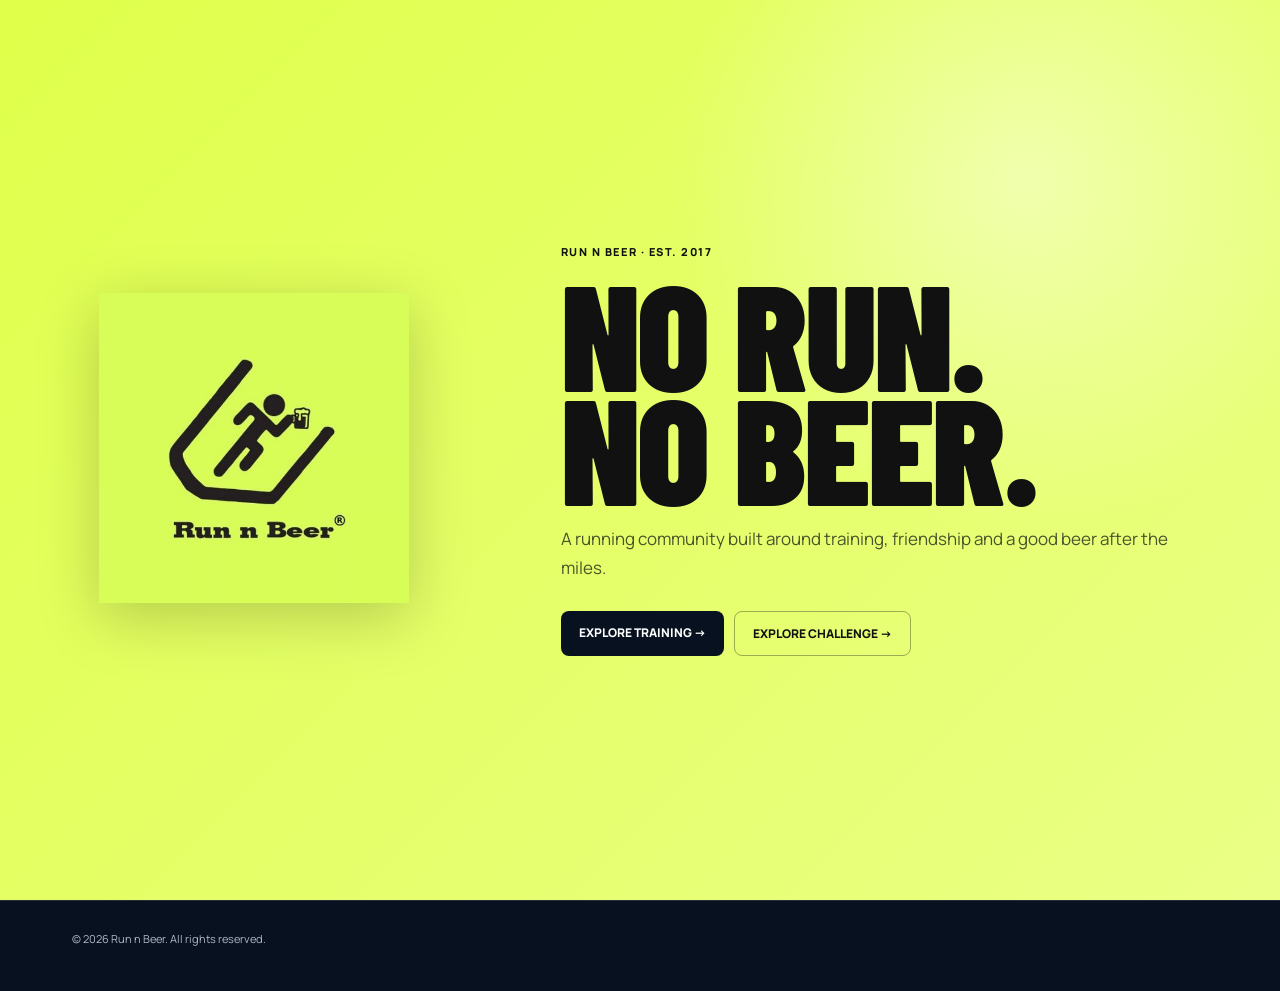
<file: index.html>
<!DOCTYPE html>
<html lang="vi">
<head>
  <meta charset="utf-8" />
  <meta name="viewport" content="width=device-width,initial-scale=1" />
  <title>Run n Beer — No Run No Beer</title>
  <meta name="description" content="Run n Beer community training and challenge hub." />
  <link rel="preconnect" href="https://fonts.googleapis.com">
  <link rel="preconnect" href="https://fonts.gstatic.com" crossorigin>
  <link href="https://fonts.googleapis.com/css2?family=Barlow+Condensed:wght@700;800;900&family=Manrope:wght@400;600;700;800&display=swap" rel="stylesheet">
  <link rel="stylesheet" href="/assets/css/site.css" />
  <style>
    .home-hero{min-height:100vh;display:grid;align-items:center;position:relative;overflow:hidden;background:linear-gradient(135deg,#dfff4a 0%,#eaff86 100%);color:#111}
    .home-hero:before{content:'';position:absolute;inset:0;background:radial-gradient(circle at 80% 20%,rgba(255,255,255,.45),transparent 28%)}
    .home-grid{position:relative;display:grid;grid-template-columns:.8fr 1.2fr;gap:48px;align-items:center;padding-top:54px;padding-bottom:54px}
    .home-logo{width:min(310px,70vw);filter:drop-shadow(0 14px 30px rgba(0,0,0,.2))}
    .home-kicker{font-size:11px;font-weight:900;text-transform:uppercase;letter-spacing:.14em}
    .home-title{font:900 clamp(70px,12vw,150px)/.76 'Barlow Condensed',sans-serif;text-transform:uppercase;margin:16px 0 22px;letter-spacing:-.02em}
    .home-title span{display:block}
    .home-copy{max-width:620px;font-size:17px;line-height:1.7;color:rgba(17,17,17,.72)}
    .home-actions{display:flex;gap:10px;flex-wrap:wrap;margin-top:28px}
    .home-primary{display:inline-flex;padding:13px 18px;border-radius:8px;background:#08111f;color:#fff!important;font-size:12px;font-weight:900;text-transform:uppercase}
    .home-secondary{display:inline-flex;padding:13px 18px;border-radius:8px;border:1px solid rgba(17,17,17,.35);color:#111!important;font-size:12px;font-weight:900;text-transform:uppercase}
    .home-note{margin-top:28px;font-size:11px;font-weight:800;text-transform:uppercase;color:rgba(17,17,17,.55)}
    @media(max-width:760px){.home-grid{grid-template-columns:1fr;text-align:center}.home-logo{margin:auto}.home-copy{margin:auto}.home-actions{justify-content:center}.home-title{font-size:84px}}
  </style>
<!-- Google tag (gtag.js) -->
<script async src="https://www.googletagmanager.com/gtag/js?id=G-41J6EC0FBB"></script>
<script>
  window.dataLayer = window.dataLayer || [];
  function gtag(){dataLayer.push(arguments);}
  gtag('js', new Date());
  gtag('config', 'G-41J6EC0FBB');
</script>
</head>
<body class="rn-site">
  <main class="home-hero">
    <div class="rn-wrap home-grid">
      <div><img class="home-logo" src="/assets/images/logo/logo-tm.jpg" alt="Run n Beer logo"></div>
      <div>
        <div class="home-kicker">Run n Beer · Est. 2017</div>
        <h1 class="home-title"><span>No Run.</span><span>No Beer.</span></h1>
        <p class="home-copy">A running community built around training, friendship and a good beer after the miles.</p>
        <div class="home-actions">
          <a class="home-primary" href="/training/">Explore Training →</a>
          <a class="home-secondary" href="/challenge/">Explore Challenge →</a>
        </div>
      </div>
    </div>
  </main>
  <footer class="rn-footer">
  <div class="rn-wrap">
    © 2026 Run n Beer. All rights reserved.
  </div>
</footer>
</body>
</html>
</file>
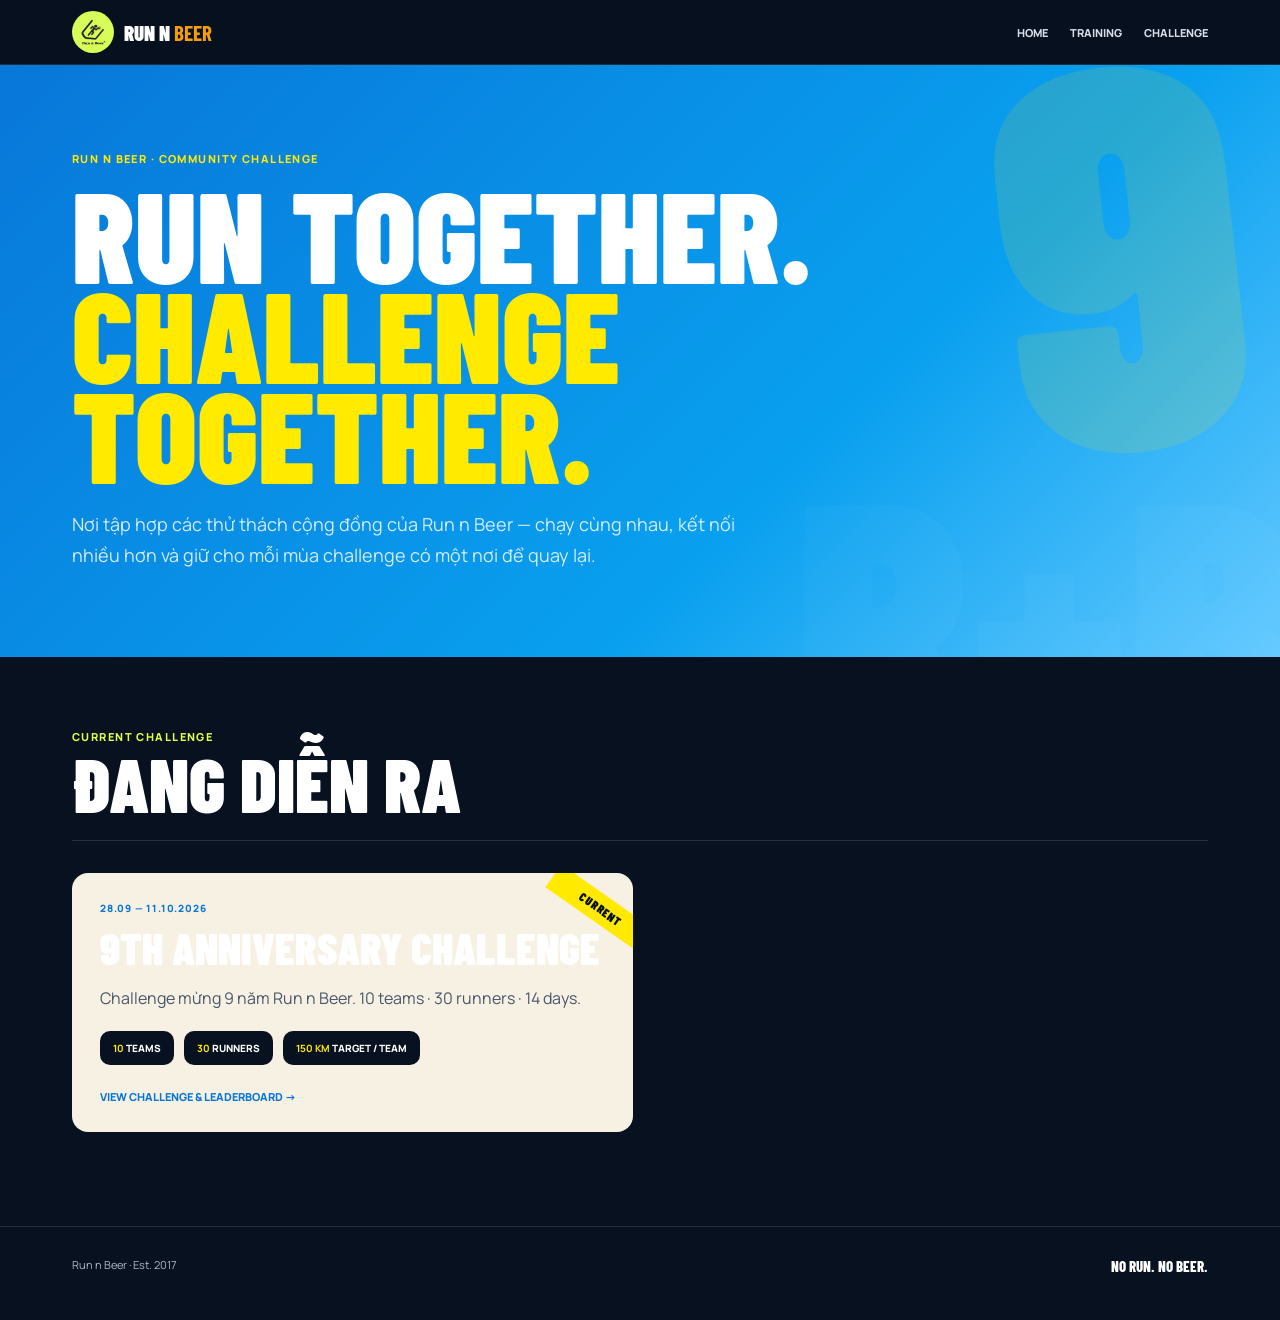
<file: challenge/index.html>
<!doctype html>
<html lang="vi">
<head>
  <meta charset="utf-8">
  <meta name="viewport" content="width=device-width, initial-scale=1">
  <title>Challenge — Run n Beer</title>
  <meta name="description" content="Các thử thách cộng đồng của Run n Beer.">
  <link rel="preconnect" href="https://fonts.googleapis.com">
  <link rel="preconnect" href="https://fonts.gstatic.com" crossorigin>
  <link href="https://fonts.googleapis.com/css2?family=Barlow+Condensed:wght@700;800;900&family=Manrope:wght@400;600;700;800&display=swap" rel="stylesheet">
  <link rel="stylesheet" href="/assets/css/site.css">
  <style>
    .challenge-hero{background:linear-gradient(135deg,#0877d9 0%,#09a0ef 64%,#62c9ff 100%);color:#fff;position:relative;overflow:hidden;border-bottom:0}
    .challenge-hero:before{content:"9";position:absolute;right:3vw;top:-8vw;font:900 min(46vw,540px)/1 'Barlow Condensed',sans-serif;color:rgba(255,230,0,.12);transform:rotate(-6deg)}
    .challenge-hero .rn-eyebrow{color:#ffea00}.challenge-hero .rn-title{max-width:820px}.challenge-hero .rn-lead{color:rgba(255,255,255,.82)}
    .challenge-card{background:#f7f1e3;color:#08111f;border:0;position:relative;overflow:hidden}.challenge-card:before{content:"CURRENT";position:absolute;right:-26px;top:22px;background:#ffea00;color:#08111f;padding:7px 34px;font:900 12px 'Barlow Condensed';letter-spacing:.08em;transform:rotate(35deg)}
    .challenge-card p{color:#48566d}.challenge-card .rn-tag,.challenge-card .rn-go{color:#0877d9}.stats{display:flex;gap:10px;flex-wrap:wrap;margin-top:20px}.stat{background:#08111f;color:#fff;border-radius:10px;padding:10px 13px;font-size:10px;font-weight:900;text-transform:uppercase}.stat b{color:#ffea00}
  </style>
<!-- Google tag (gtag.js) -->
<script async src="https://www.googletagmanager.com/gtag/js?id=G-41J6EC0FBB"></script>
<script>
  window.dataLayer = window.dataLayer || [];
  function gtag(){dataLayer.push(arguments);}
  gtag('js', new Date());
  gtag('config', 'G-41J6EC0FBB');
</script>
</head>
<body class="rn-site">
  <div class="rn-top"><div class="rn-wrap"><nav class="rn-nav"><a class="rn-brand" href="/"><img src="/assets/images/logo/logo-tm.jpg" alt="Run n Beer"><span>Run n <b>Beer</b></span></a><div class="rn-links"><a href="/">Home</a><a href="/training/">Training</a><a href="/challenge/">Challenge</a></div></nav></div></div>
  <section class="rn-hero challenge-hero"><div class="rn-wrap"><div class="rn-eyebrow">Run n Beer · Community Challenge</div><h1 class="rn-title">Run Together.<br><span class="accent" style="color:#ffea00">Challenge Together.</span></h1><p class="rn-lead">Nơi tập hợp các thử thách cộng đồng của Run n Beer — chạy cùng nhau, kết nối nhiều hơn và giữ cho mỗi mùa challenge có một nơi để quay lại.</p></div></section>
  <main class="rn-section"><div class="rn-wrap"><div class="rn-section-head"><div><div class="rn-eyebrow">Current Challenge</div><h2>Đang diễn ra</h2></div></div><div class="rn-grid"><a class="rn-card challenge-card" href="/challenge/9th-birthday/"><div><div class="rn-tag">28.09 — 11.10.2026</div><h2>9th Anniversary Challenge</h2><p>Challenge mừng 9 năm Run n Beer. 10 teams · 30 runners · 14 days.</p><div class="stats"><span class="stat"><b>10</b> Teams</span><span class="stat"><b>30</b> Runners</span><span class="stat"><b>150 KM</b> Target / Team</span></div></div><div class="rn-go">View Challenge & Leaderboard →</div></a></div></div></main>
  <footer class="rn-footer"><div class="rn-wrap rn-footer-inner"><div>Run n Beer · Est. 2017</div><div class="rn-motto">No Run. No Beer.</div></div></footer>
</body>
</html>
</file>
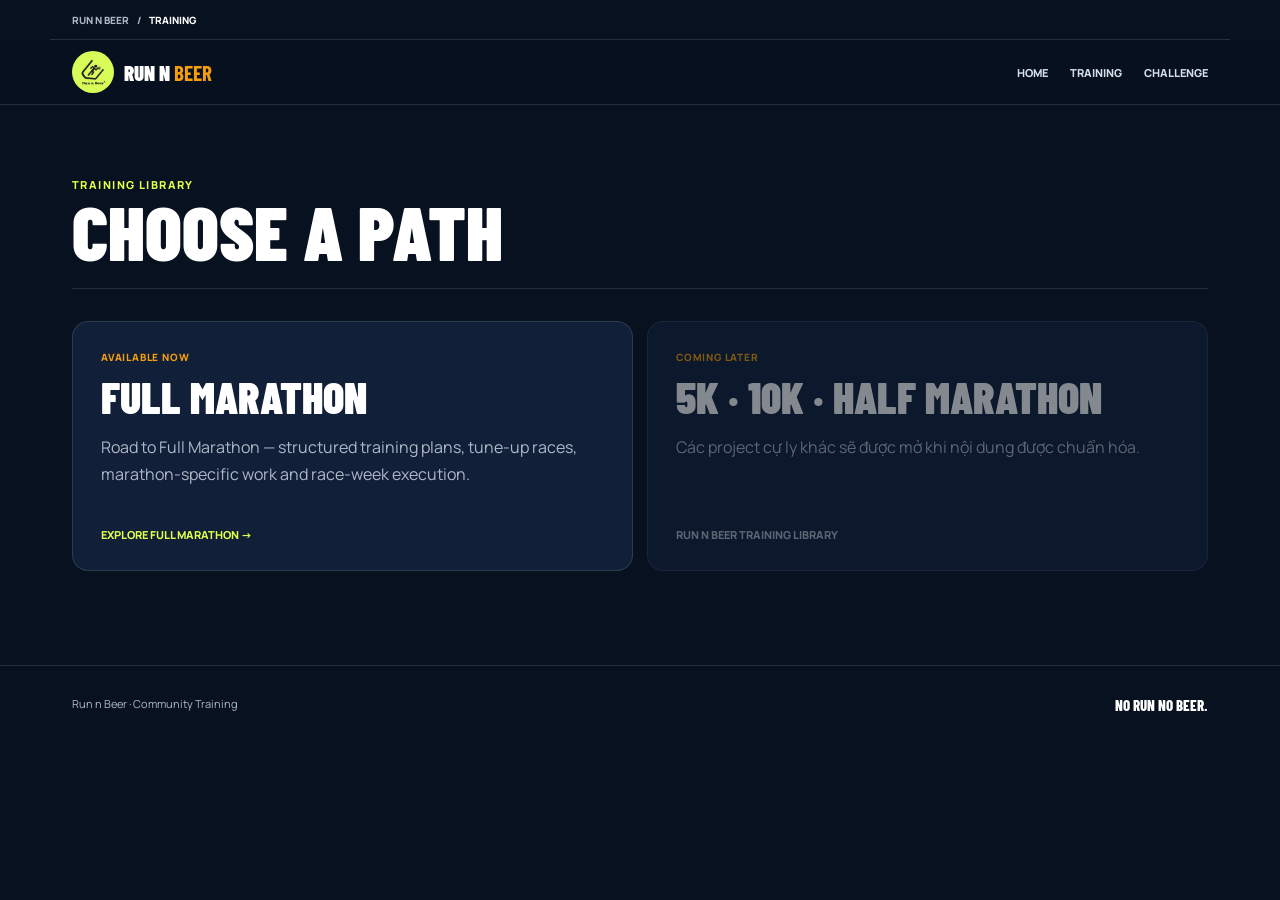
<file: training/index.html>
<!DOCTYPE html>
<html lang="vi">
<head>
  <meta charset="utf-8" />
  <meta name="viewport" content="width=device-width,initial-scale=1" />
  <title>Training — Run n Beer</title>
  <meta name="description" content="Run n Beer community training programs." />
  <link rel="preconnect" href="https://fonts.googleapis.com">
  <link rel="preconnect" href="https://fonts.gstatic.com" crossorigin>
  <link href="https://fonts.googleapis.com/css2?family=Barlow+Condensed:wght@700;800;900&family=Manrope:wght@400;600;700;800&display=swap" rel="stylesheet">
  <link rel="stylesheet" href="/assets/css/site.css" />
<!-- Google tag (gtag.js) -->
<script async src="https://www.googletagmanager.com/gtag/js?id=G-41J6EC0FBB"></script>
<script>
  window.dataLayer = window.dataLayer || [];
  function gtag(){dataLayer.push(arguments);}
  gtag('js', new Date());
  gtag('config', 'G-41J6EC0FBB');
</script>
</head>
<body class="rn-site">
  <div class="rn-wrap rn-breadcrumb"><a href="/">Run n Beer</a><span>/</span><span style="color:white">Training</span></div>
  <div class="rn-top"><div class="rn-wrap rn-nav"><a class="rn-brand" href="/"><img src="/assets/images/logo/logo-tm.jpg" alt="Run n Beer"><span>Run n <b>Beer</b></span></a><div class="rn-links"><a href="/">Home</a><a href="/training/">Training</a><a href="/challenge/">Challenge</a></div></div></div>
  <section class="rn-section"><div class="rn-wrap"><div class="rn-section-head"><div><div class="rn-eyebrow">Training Library</div><h2>Choose a path</h2></div></div><div class="rn-grid">
    <a class="rn-card" href="/training/full-marathon/"><div><div class="rn-tag">Available now</div><h2>Full Marathon</h2><p>Road to Full Marathon — structured training plans, tune-up races, marathon-specific work and race-week execution.</p></div><div class="rn-go">Explore Full Marathon →</div></a>
    <div class="rn-card" style="opacity:.5"><div><div class="rn-tag">Coming later</div><h2>5K · 10K · Half Marathon</h2><p>Các project cự ly khác sẽ được mở khi nội dung được chuẩn hóa.</p></div><div class="rn-go" style="color:var(--rn-muted)">Run n Beer Training Library</div></div>
  </div></div></section>
  <footer class="rn-footer"><div class="rn-wrap rn-footer-inner"><span>Run n Beer · Community Training</span><span class="rn-motto">No Run No Beer.</span></div></footer>
</body>
</html>
</file>
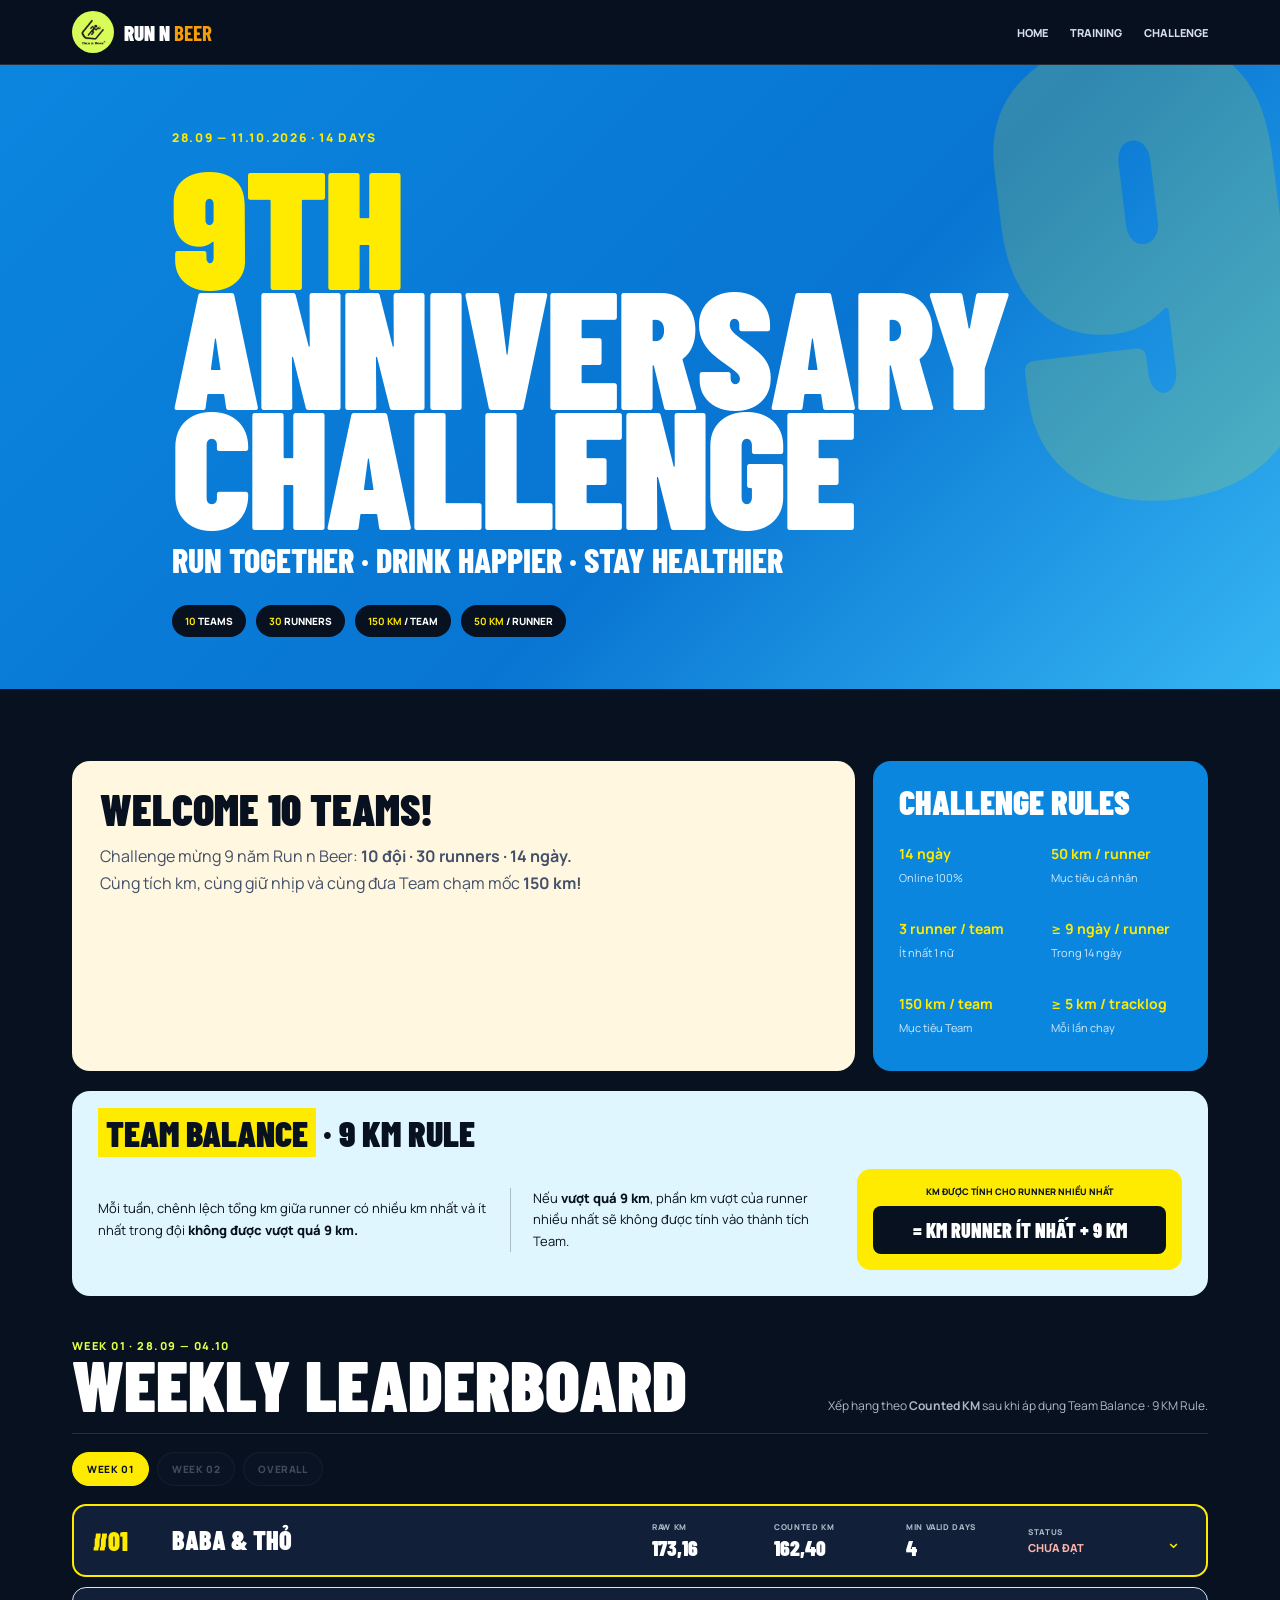
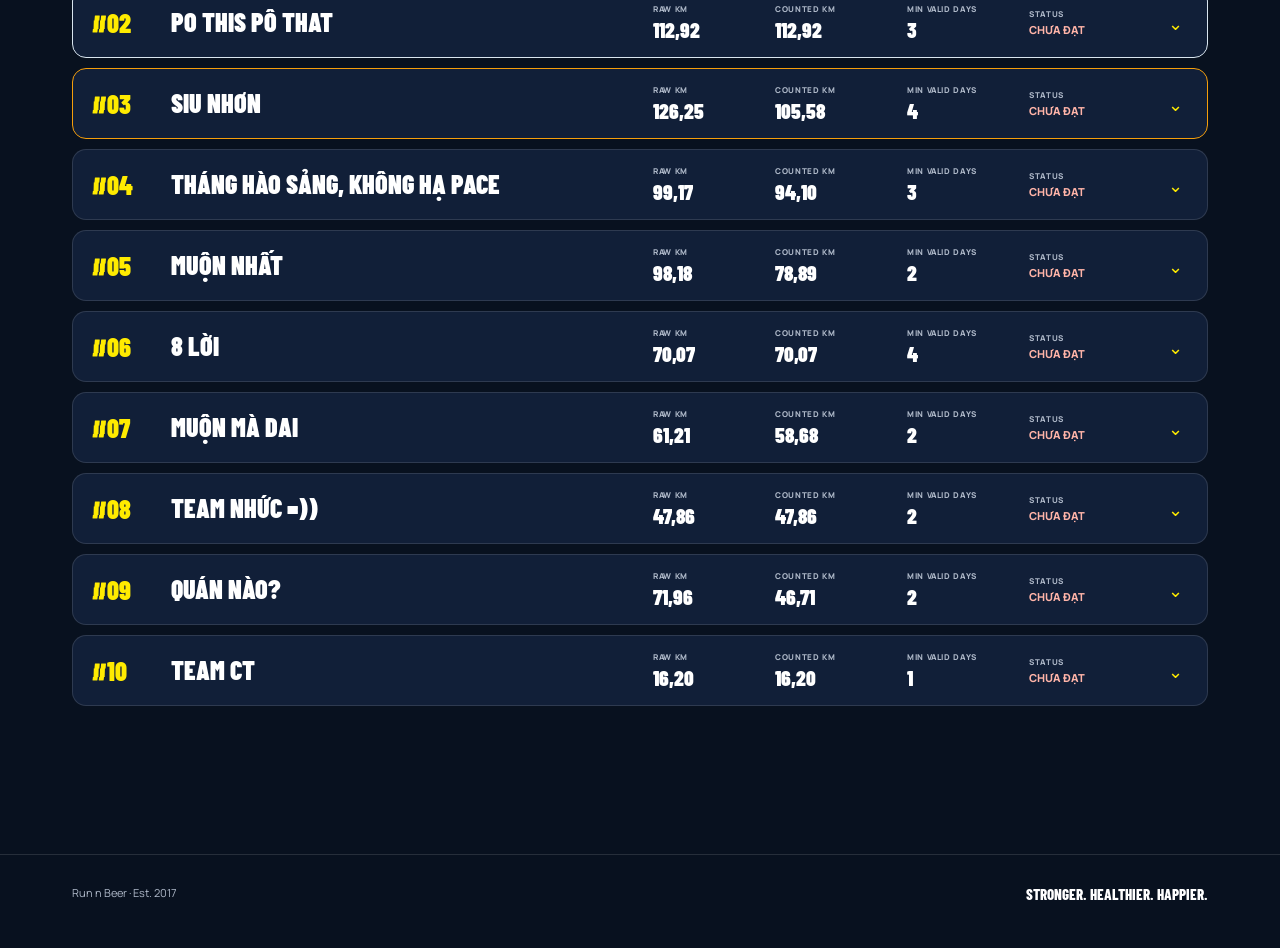
<file: challenge/9th-birthday/index.html>
<!doctype html>
<html lang="vi">
<head>
  <meta charset="utf-8">
  <meta name="viewport" content="width=device-width, initial-scale=1">
  <title>9th Anniversary Challenge — Run n Beer</title>
  <meta name="description" content="Run n Beer 9th Anniversary Challenge — 10 teams, 30 runners, 14 days.">
  <link rel="preconnect" href="https://fonts.googleapis.com">
  <link rel="preconnect" href="https://fonts.gstatic.com" crossorigin>
  <link href="https://fonts.googleapis.com/css2?family=Barlow+Condensed:wght@700;800;900&family=Manrope:wght@400;600;700;800&display=swap" rel="stylesheet">
  <link rel="stylesheet" href="/assets/css/site.css">
  <style>
    :root{--blue:#0b86df;--blue2:#36b6f3;--yellow:#ffeb00;--paper:#fff7df}
    .event-hero{position:relative;overflow:hidden;background:linear-gradient(135deg,var(--blue) 0%,#0875d2 58%,var(--blue2) 100%);padding:64px 0 52px;border-bottom:0}
    .event-hero:before{content:"9";position:absolute;right:-1vw;top:-12vw;font:900 min(58vw,650px)/1 'Barlow Condensed';color:rgba(255,235,0,.16);transform:rotate(-7deg)}
    .event-copy{position:relative;z-index:1;max-width:980px}.event-kicker{font-size:12px;font-weight:900;letter-spacing:.14em;text-transform:uppercase;color:var(--yellow)}
    .event-title{font:900 clamp(72px,13vw,168px)/.72 'Barlow Condensed',sans-serif;text-transform:uppercase;margin:18px 0 20px;letter-spacing:-.02em}.event-title span{color:var(--yellow)}
    .event-sub{font:800 clamp(20px,3vw,34px)/1 'Barlow Condensed',sans-serif;text-transform:uppercase;max-width:760px}.event-meta{display:flex;gap:10px;flex-wrap:wrap;margin-top:28px}.event-meta span{background:#08111f;color:#fff;border-radius:999px;padding:9px 13px;font-size:10px;font-weight:900;text-transform:uppercase}.event-meta b{color:var(--yellow)}
    .intro{display:grid;grid-template-columns:1.4fr .6fr;gap:18px;margin-bottom:38px}.intro-card{background:var(--paper);color:#08111f;border-radius:18px;padding:28px}.intro-card h2{font:900 44px/.9 'Barlow Condensed';text-transform:uppercase;margin:0 0 14px}.intro-card p{color:#43506a;line-height:1.7;margin:0}.rules{background:#0b86df;color:#fff;border-radius:18px;padding:26px}.rules h3{font:900 34px/.9 'Barlow Condensed';text-transform:uppercase;margin:0 0 16px}.rules div{font-size:13px;line-height:1.8}.rules b{color:var(--yellow)}.rule-grid{display:grid;grid-template-columns:1fr 1fr;gap:14px 22px}.rule-item{display:flex;flex-direction:column;padding:7px 0}.rule-item b{font-size:14px;color:var(--yellow)}.rule-item span{font-size:11px;color:rgba(255,255,255,.82);margin-top:2px}.balance-rule{margin:-18px 0 42px;background:#dff6ff;color:#08111f;border-radius:18px;padding:26px}.balance-title{font:900 36px/.9 'Barlow Condensed',sans-serif;text-transform:uppercase;margin-bottom:20px}.balance-title span{background:var(--yellow);padding:3px 8px}.balance-grid{display:grid;grid-template-columns:1.2fr 1fr 1fr;gap:22px;align-items:center}.balance-copy,.balance-warning{font-size:13px;line-height:1.65}.balance-copy b,.balance-warning b{font-weight:900}.balance-warning{border-left:1px solid rgba(8,17,31,.25);padding-left:22px}.balance-formula{background:var(--yellow);border-radius:14px;padding:16px;text-align:center}.balance-formula small{display:block;font-size:9px;font-weight:900;margin-bottom:8px}.balance-formula strong{display:block;background:#08111f;color:#fff;border-radius:8px;padding:12px 8px;font:900 20px 'Barlow Condensed',sans-serif}@media(max-width:760px){.rule-grid{grid-template-columns:1fr 1fr;gap:8px 12px}.balance-rule{margin:-18px 0 34px;padding:20px}.balance-title{font-size:30px}.balance-grid{grid-template-columns:1fr}.balance-warning{border-left:0;border-top:1px solid rgba(8,17,31,.2);padding:16px 0 0}.balance-formula strong{font-size:18px}}
    .loading{padding:20px;border:1px dashed var(--rn-line);border-radius:12px;color:var(--rn-muted)}.weekly{margin:0 0 54px}.weekly-head{display:flex;justify-content:space-between;gap:20px;align-items:end;border-bottom:1px solid var(--rn-line);padding-bottom:18px;margin-bottom:18px}.weekly-head h2{font:900 clamp(46px,6vw,72px)/.86 'Barlow Condensed';text-transform:uppercase;margin:0}.weekly-head p{max-width:520px;margin:0;color:var(--rn-muted);font-size:12px;line-height:1.6}.weekly-tabs{display:flex;gap:8px;margin:0 0 18px;flex-wrap:wrap}.weekly-tab{border:1px solid var(--rn-line);background:#0d192b;color:var(--rn-muted);border-radius:999px;padding:9px 14px;font:800 10px Manrope;text-transform:uppercase;letter-spacing:.06em;cursor:pointer}.weekly-tab.on{background:var(--yellow);border-color:var(--yellow);color:#08111f}.weekly-tab:disabled{opacity:.35;cursor:not-allowed}.week-board{display:grid;gap:10px}.week-row{width:100%;border:1px solid var(--rn-line);display:grid;grid-template-columns:68px 1.4fr 110px 120px 110px 120px 28px;align-items:center;gap:12px;background:var(--rn-navy2);color:#fff;border-radius:14px;padding:15px 18px;text-align:left;cursor:pointer;font:inherit}.week-row .label{display:block;color:var(--rn-muted);font:800 8px Manrope;text-transform:uppercase;letter-spacing:.08em;margin-bottom:3px}.week-rank{font:900 26px 'Barlow Condensed';color:var(--yellow)}.week-team{font:900 26px/.95 'Barlow Condensed';text-transform:uppercase}.week-metric{font:900 21px 'Barlow Condensed';white-space:nowrap}.week-row.week2{grid-template-columns:68px 1.35fr 100px 110px 110px 105px 115px 28px}.week-row.overall{grid-template-columns:68px 1.4fr 105px 105px 120px 110px 120px 28px}.week-status{font-size:11px;font-weight:900;text-transform:uppercase}.week-status.pending{color:#ffb4a8}.week-status.pass{color:#7ee787}.week-chevron{color:var(--yellow);font-size:18px;text-align:center;transition:transform .2s}.week-team-block.open .week-chevron{transform:rotate(180deg)}.week-detail{display:none;background:#0d192b;border:1px solid var(--rn-line);border-top:0;border-radius:0 0 14px 14px;padding:14px 18px}.week-team-block.open .week-detail{display:block}.week-detail-grid{display:grid;grid-template-columns:repeat(3,1fr);gap:10px}.runner-card{background:#101f35;border-radius:10px;padding:12px}.runner-card b{display:block;font-size:12px}.runner-card strong{display:block;margin-top:6px;font:900 22px 'Barlow Condensed';color:var(--yellow)}.week-note{margin-top:12px;padding-top:12px;border-top:1px solid rgba(255,255,255,.08);font-size:11px;color:var(--rn-muted);line-height:1.6}.week-note b{color:#fff}.week-top1 .week-row{border:2px solid var(--yellow)}.week-top2 .week-row{border-color:#d9e5ef}.week-top3 .week-row{border-color:#f59e0b}
    @media(max-width:760px){.intro{grid-template-columns:1fr}.event-title{font-size:84px}.weekly-head{display:block}.weekly-head p{margin-top:10px}.week-row,.week-row.week2,.week-row.overall{grid-template-columns:48px minmax(0,1fr) 88px 22px;padding:14px 12px;gap:10px}.week-team{font-size:22px;line-height:.98;min-width:0;overflow-wrap:normal;word-break:normal}.week-row .raw,.week-row .days,.week-row .status-cell,.week-row .secondary{display:none}.week-metric{font-size:20px}.week-detail-grid{grid-template-columns:1fr}.week-detail{padding:10px 12px 12px}}
  </style>
<!-- Google tag (gtag.js) -->
<script async src="https://www.googletagmanager.com/gtag/js?id=G-41J6EC0FBB"></script>
<script>
  window.dataLayer = window.dataLayer || [];
  function gtag(){dataLayer.push(arguments);}
  gtag('js', new Date());
  gtag('config', 'G-41J6EC0FBB');
</script>
</head>
<body class="rn-site">
  <div class="rn-top"><div class="rn-wrap"><nav class="rn-nav"><a class="rn-brand" href="/"><img src="/assets/images/logo/logo-tm.jpg" alt="Run n Beer"><span>Run n <b>Beer</b></span></a><div class="rn-links"><a href="/">Home</a><a href="/training/">Training</a><a href="/challenge/">Challenge</a></div></nav></div></div>

  <header class="event-hero"><div class="rn-wrap event-copy">
    <div class="event-kicker">28.09 — 11.10.2026 · 14 Days</div>
    <h1 class="event-title"><span>9th</span> Anniversary<br>Challenge</h1>
    <div class="event-sub">Run together · Drink happier · Stay healthier</div>
    <div class="event-meta"><span><b id="team-count">10</b> Teams</span><span><b id="runner-count">30</b> Runners</span><span><b>150 KM</b> / Team</span><span><b>50 KM</b> / Runner</span></div>
  </div></header>

  <main class="rn-section"><div class="rn-wrap">
    <div class="intro">
  <section class="intro-card">
    <h2>Welcome <span id="welcome-count">10</span> Teams!</h2>
    <p>
      Challenge mừng 9 năm Run n Beer: <b>10 đội · 30 runners · 14 ngày.</b><br>
      Cùng tích km, cùng giữ nhịp và cùng đưa Team chạm mốc <b>150 km!</b>
    </p>
  </section>

  <aside class="rules">
    <h3>Challenge Rules</h3>

    <div class="rule-grid">
      <div class="rule-item">
        <b>14 ngày</b>
        <span>Online 100%</span>
      </div>

      <div class="rule-item">
        <b>50 km / runner</b>
        <span>Mục tiêu cá nhân</span>
      </div>

      <div class="rule-item">
        <b>3 runner / team</b>
        <span>Ít nhất 1 nữ</span>
      </div>

      <div class="rule-item">
        <b>≥ 9 ngày / runner</b>
        <span>Trong 14 ngày</span>
      </div>

      <div class="rule-item">
        <b>150 km / team</b>
        <span>Mục tiêu Team</span>
      </div>

      <div class="rule-item">
        <b>≥ 5 km / tracklog</b>
        <span>Mỗi lần chạy</span>
      </div>
    </div>
  </aside>
</div>

<section class="balance-rule">
  <div class="balance-title">
    <span>Team Balance</span> · 9 KM Rule
  </div>

  <div class="balance-grid">
    <div class="balance-copy">
      Mỗi tuần, chênh lệch tổng km giữa runner có nhiều km nhất và ít nhất
      trong đội <b>không được vượt quá 9 km.</b>
    </div>

    <div class="balance-warning">
      Nếu <b>vượt quá 9 km</b>, phần km vượt của runner nhiều nhất
      sẽ không được tính vào thành tích Team.
    </div>

    <div class="balance-formula">
      <small>KM ĐƯỢC TÍNH CHO RUNNER NHIỀU NHẤT</small>
      <strong>= KM RUNNER ÍT NHẤT + 9 KM</strong>
    </div>
  </div>
</section>
    <section id="weekly-leaderboard" class="weekly">
      <div class="weekly-head">
        <div><div id="weekly-eyebrow" class="rn-eyebrow">Week 01 · 28.09 — 04.10</div><h2>Weekly Leaderboard</h2></div>
        <div><p id="weekly-copy">Xếp hạng theo <b>Counted KM</b> sau khi áp dụng Team Balance · 9 KM Rule.</p><div id="weekly-last-updated" class="update-time"></div></div>
      </div>
      <div id="weekly-tabs" class="weekly-tabs">
        <button class="weekly-tab on" data-view="week1" type="button">Week 01</button>
        <button class="weekly-tab" data-view="week2" type="button" disabled>Week 02</button>
        <button class="weekly-tab" data-view="overall" type="button" disabled>Overall</button>
      </div>
      <div id="week-board" class="week-board"><div class="loading">Đang tải bảng xếp hạng…</div></div>
    </section>
  </div></main>

  <footer class="rn-footer"><div class="rn-wrap rn-footer-inner"><div>Run n Beer · Est. 2017</div><div class="rn-motto">Stronger. Healthier. Happier.</div></div></footer>

  <script>
    const WEEKLY_CSV_URL="https://docs.google.com/spreadsheets/d/e/2PACX-1vQtlo0rgevfcv1Kj5z3PsmKvPllRXvzepZ5FGmGulWGwcRgfNOmINuS_mu1ZeXRyrfy9dTUflWBtfAD/pub?gid=1752091203&single=true&output=csv";

    const weeklyFallback=[
      {week:1,rank:1,team:"Baba & Thỏ",raw:173.16,counted:162.40,minDays:4,status:"CHƯA ĐẠT",note:"Có runner <50km",runners:[["Thơ NT",55.52],["Từ Thanh Vân",48.94],["Đoàn Bích Ngọc",68.70]]},
      {week:1,rank:2,team:"Po this Pô that",raw:112.92,counted:112.92,minDays:3,status:"CHƯA ĐẠT",note:"Thiếu km team",runners:[["Nhật Thống",40.13],["Thành Công",40.72],["Thương Vince",32.07]]},
      {week:1,rank:3,team:"Siu Nhơn",raw:126.25,counted:105.58,minDays:4,status:"CHƯA ĐẠT",note:"Thiếu km team",runners:[["Tú Minh",40.14],["Huế HT",57.89],["Phạm Hoàng D",28.22]]},
      {week:1,rank:4,team:"Tháng Hào sảng, không Hạ pace",raw:99.17,counted:94.10,minDays:3,status:"CHƯA ĐẠT",note:"Thiếu km team",runners:[["Trần Thắng",35.14],["Nguyễn Hào",39.05],["Tuyết Hạ",24.98]]},
      {week:1,rank:5,team:"Muộn Nhất",raw:98.18,counted:78.89,minDays:2,status:"CHƯA ĐẠT",note:"Thiếu km team",runners:[["Cường PVC",45.34],["Khanh Phan",35.79],["Thanh Khưu",17.05]]},
      {week:1,rank:6,team:"8 Lời",raw:70.07,counted:70.07,minDays:4,status:"CHƯA ĐẠT",note:"Thiếu km team",runners:[["Lực Trần",27.73],["Đu Đủ Cha",20.82],["Trâm Trần",21.52]]},
      {week:1,rank:7,team:"Muộn mà Dai",raw:61.21,counted:58.68,minDays:2,status:"CHƯA ĐẠT",note:"Thiếu km team",runners:[["Quỳnh Như",27.10],["Hương Nguyễn",18.54],["Nguyễn Trường",15.57]]},
      {week:1,rank:8,team:"Team Nhức =))",raw:47.86,counted:47.86,minDays:2,status:"CHƯA ĐẠT",note:"Thiếu km team",runners:[["Nguyễn Nhật",17.77],["Trần Duy Thảo",12.15],["Nguyễn Thị Ch",17.94]]},
      {week:1,rank:9,team:"Quán nào?",raw:71.96,counted:46.71,minDays:2,status:"CHƯA ĐẠT",note:"Thiếu km team",runners:[["Nhân Huỳnh",11.04],["Nguyễn Văn C",45.29],["Thành Trịnh",15.63]]},
      {week:1,rank:10,team:"Team CT",raw:16.20,counted:16.20,minDays:1,status:"CHƯA ĐẠT",note:"Thiếu km team",runners:[["Thúy Bùi",5.02],["Vũ Đăng",6.06],["Lemy CT",5.12]]}
    ];

    function csvRows(text){
      const lines=text.trim().split(/\r?\n/);return lines.slice(1).map(line=>{const out=[];let cur="",q=false;for(let i=0;i<line.length;i++){const c=line[i];if(c==='"'){if(q&&line[i+1]==='"'){cur+='"';i++;}else q=!q;}else if(c===','&&!q){out.push(cur);cur="";}else cur+=c;}out.push(cur);return out;});
    }
    const num=v=>Number(String(v??'').trim().replace(/\./g,'').replace(',','.'))||0;
    const esc=s=>String(s??'').replace(/[&<>'"]/g,c=>({'&':'&amp;','<':'&lt;','>':'&gt;',"'":'&#39;','"':'&quot;'}[c]));
    const key=s=>String(s??'').trim().toLocaleLowerCase('vi-VN').replace(/\s+/g,' ');
    const fmt=n=>n.toLocaleString('vi-VN',{minimumFractionDigits:n%1?2:0,maximumFractionDigits:2});

    function parseWeekly(text){
      return csvRows(text).map(r=>({
        week:Number(r[0])||1,rank:Number(r[1]),team:String(r[2]||'').trim(),
        raw:num(r[3]),counted:num(r[4]),minDays:Number(r[5])||0,
        status:String(r[6]||'').trim(),note:String(r[7]||'').trim(),
        runners:[[String(r[8]||'').trim(),num(r[9])],[String(r[10]||'').trim(),num(r[11])],[String(r[12]||'').trim(),num(r[13])]]
      })).filter(x=>x.rank>0&&x.team).sort((a,b)=>a.week-b.week||a.rank-b.rank);
    }

    function buildOverall(rows){
      const map={};
      rows.forEach(x=>{
        const k=key(x.team);
        if(!map[k])map[k]={team:x.team,raw:0,counted:0,w1:0,w2:0,minDays:0,status:'',note:'',runners:{}};
        const o=map[k];
        o.raw+=x.raw;o.counted+=x.counted;
        if(x.week===1)o.w1=x.counted;
        if(x.week===2)o.w2=x.counted;
        if(x.week>=1){o.minDays=x.minDays||o.minDays;o.status=x.status||o.status;o.note=x.note||o.note;}
        x.runners.forEach(r=>{if(!r[0])return;const rk=key(r[0]);if(!o.runners[rk])o.runners[rk]=[r[0],0];o.runners[rk][1]+=r[1];});
      });
      return Object.values(map).sort((a,b)=>b.counted-a.counted).map((x,i)=>({...x,rank:i+1,runners:Object.values(x.runners)}));
    }

    function attachRowToggles(){
      document.querySelectorAll('.week-team-block .week-row').forEach(btn=>btn.addEventListener('click',()=>{
        const block=btn.closest('.week-team-block');
        const open=block.classList.toggle('open');
        btn.setAttribute('aria-expanded',open?'true':'false');
      }));
    }

    function renderWeek(rows,week,allRows){
      const data=rows.filter(x=>x.week===week).sort((a,b)=>a.rank-b.rank);
      if(!data.length){
        document.getElementById('week-board').innerHTML='<div class="loading">Chưa có dữ liệu Week 02. Bảng sẽ tự cập nhật khi WEB_WEEKLY có dữ liệu tuần 2.</div>';
        return;
      }
      const overall=buildOverall(allRows);
      const overallByTeam=Object.fromEntries(overall.map(x=>[key(x.team),x]));
      document.getElementById('week-board').innerHTML=data.map((x,i)=>{
        const statusClass=/^(đạt|pass)$/i.test(x.status)?'pass':'pending';
        const runnerHtml=x.runners.map(r=>`<div class="runner-card"><b>${esc(r[0]||'Runner')}</b><strong>${fmt(r[1])} KM</strong></div>`).join('');
        const gap=x.runners.length?Math.max(...x.runners.map(r=>r[1]))-Math.min(...x.runners.map(r=>r[1])):0;
        const cap=gap>9?'ADJUSTED':'BALANCED';
        const cls=i===0?'week-top1':i===1?'week-top2':i===2?'week-top3':'';
        const total=overallByTeam[key(x.team)]?.counted||x.counted;
        const extra=week===2?`<div class="week-metric secondary"><span class="label">Overall</span>${fmt(total)}</div>`:'';
        return `<div class="week-team-block ${cls}"><button class="week-row ${week===2?'week2':''}" type="button" aria-expanded="false"><div class="week-rank">#${String(x.rank).padStart(2,'0')}</div><div class="week-team">${esc(x.team)}</div><div class="week-metric raw"><span class="label">Raw KM</span>${fmt(x.raw)}</div><div class="week-metric"><span class="label">Counted KM</span>${fmt(x.counted)}</div>${extra}<div class="week-metric days"><span class="label">Min Valid Days</span>${x.minDays}</div><div class="week-status ${statusClass} status-cell"><span class="label">Status</span>${esc(x.status||'—')}</div><div class="week-chevron">⌄</div></button><div class="week-detail"><div class="week-detail-grid">${runnerHtml}</div><div class="week-note"><b>9 KM Rule:</b> ${cap} · <b>Gap:</b> ${fmt(gap)} km · <b>Min Valid Days:</b> ${x.minDays} · <b>Status:</b> ${esc(x.status||'—')}${week===2?` · <b>Overall:</b> ${fmt(total)} km`:''}${x.note?` · <b>Note:</b> ${esc(x.note)}`:''}</div></div></div>`;
      }).join('');
      attachRowToggles();
    }

    function renderOverall(rows){
      const data=buildOverall(rows);
      document.getElementById('week-board').innerHTML=data.map((x,i)=>{
        const statusClass=/^(đạt|pass)$/i.test(x.status)?'pass':'pending';
        const cls=i===0?'week-top1':i===1?'week-top2':i===2?'week-top3':'';
        const runnerHtml=x.runners.map(r=>`<div class="runner-card"><b>${esc(r[0]||'Runner')}</b><strong>${fmt(r[1])} KM</strong></div>`).join('');
        return `<div class="week-team-block ${cls}"><button class="week-row overall" type="button" aria-expanded="false"><div class="week-rank">#${String(x.rank).padStart(2,'0')}</div><div class="week-team">${esc(x.team)}</div><div class="week-metric secondary"><span class="label">Week 01</span>${fmt(x.w1)}</div><div class="week-metric secondary"><span class="label">Week 02</span>${fmt(x.w2)}</div><div class="week-metric"><span class="label">Total Counted</span>${fmt(x.counted)}</div><div class="week-metric days"><span class="label">Min Valid Days</span>${x.minDays}</div><div class="week-status ${statusClass} status-cell"><span class="label">Status</span>${esc(x.status||'—')}</div><div class="week-chevron">⌄</div></button><div class="week-detail"><div class="week-detail-grid">${runnerHtml}</div><div class="week-note"><b>Week 01:</b> ${fmt(x.w1)} km · <b>Week 02:</b> ${fmt(x.w2)} km · <b>Total Counted:</b> ${fmt(x.counted)} km · <b>Min Valid Days:</b> ${x.minDays} · <b>Status:</b> ${esc(x.status||'—')}${x.note?` · <b>Note:</b> ${esc(x.note)}`:''}</div></div></div>`;
      }).join('');
      attachRowToggles();
    }

    function setView(view,rows){
      document.querySelectorAll('.weekly-tab').forEach(b=>b.classList.toggle('on',b.dataset.view===view));
      if(view==='week1'){
        document.getElementById('weekly-eyebrow').textContent='Week 01 · 28.09 — 04.10';
        document.getElementById('weekly-copy').innerHTML='Xếp hạng theo <b>Counted KM</b> sau khi áp dụng Team Balance · 9 KM Rule.';
        renderWeek(rows,1,rows);
      }else if(view==='week2'){
        document.getElementById('weekly-eyebrow').textContent='Week 02 · 05.10 — 11.10';
        document.getElementById('weekly-copy').innerHTML='Thành tích <b>Week 02</b> và tổng Counted KM lũy kế của Team.';
        renderWeek(rows,2,rows);
      }else{
        document.getElementById('weekly-eyebrow').textContent='Overall · 28.09 — 11.10';
        document.getElementById('weekly-copy').innerHTML='Tổng <b>W1 Counted + W2 Counted</b>.';
        renderOverall(rows);
      }
    }

    async function load(){
      let weekly=weeklyFallback;
      if(WEEKLY_CSV_URL){
        try{
          const r=await fetch(WEEKLY_CSV_URL,{cache:'no-store'});
          if(r.ok){
            const text=await r.text();
            const parsed=parseWeekly(text);
            if(parsed.length)weekly=parsed;
            const weeklyRows=csvRows(text);
            const weeklyUpdated=weeklyRows[0]?.[14]||'';
            if(weeklyUpdated)document.getElementById('weekly-last-updated').innerHTML=`Last Updated · <b>${esc(weeklyUpdated)}</b>`;
          }
        }catch(e){}
      }

      const hasWeek2=weekly.some(x=>x.week===2);
      const week2Tab=document.querySelector('[data-view="week2"]');
      const overallTab=document.querySelector('[data-view="overall"]');
      week2Tab.disabled=!hasWeek2;
      overallTab.disabled=!hasWeek2;

      document.querySelectorAll('.weekly-tab').forEach(btn=>btn.addEventListener('click',()=>{if(!btn.disabled)setView(btn.dataset.view,weekly);}));

      const week2Start=new Date('2026-10-05T00:00:00+07:00');
      setView((new Date()>=week2Start&&hasWeek2)?'week2':'week1',weekly);
    }
    load();
  </script>
</body>
</html>
</file>
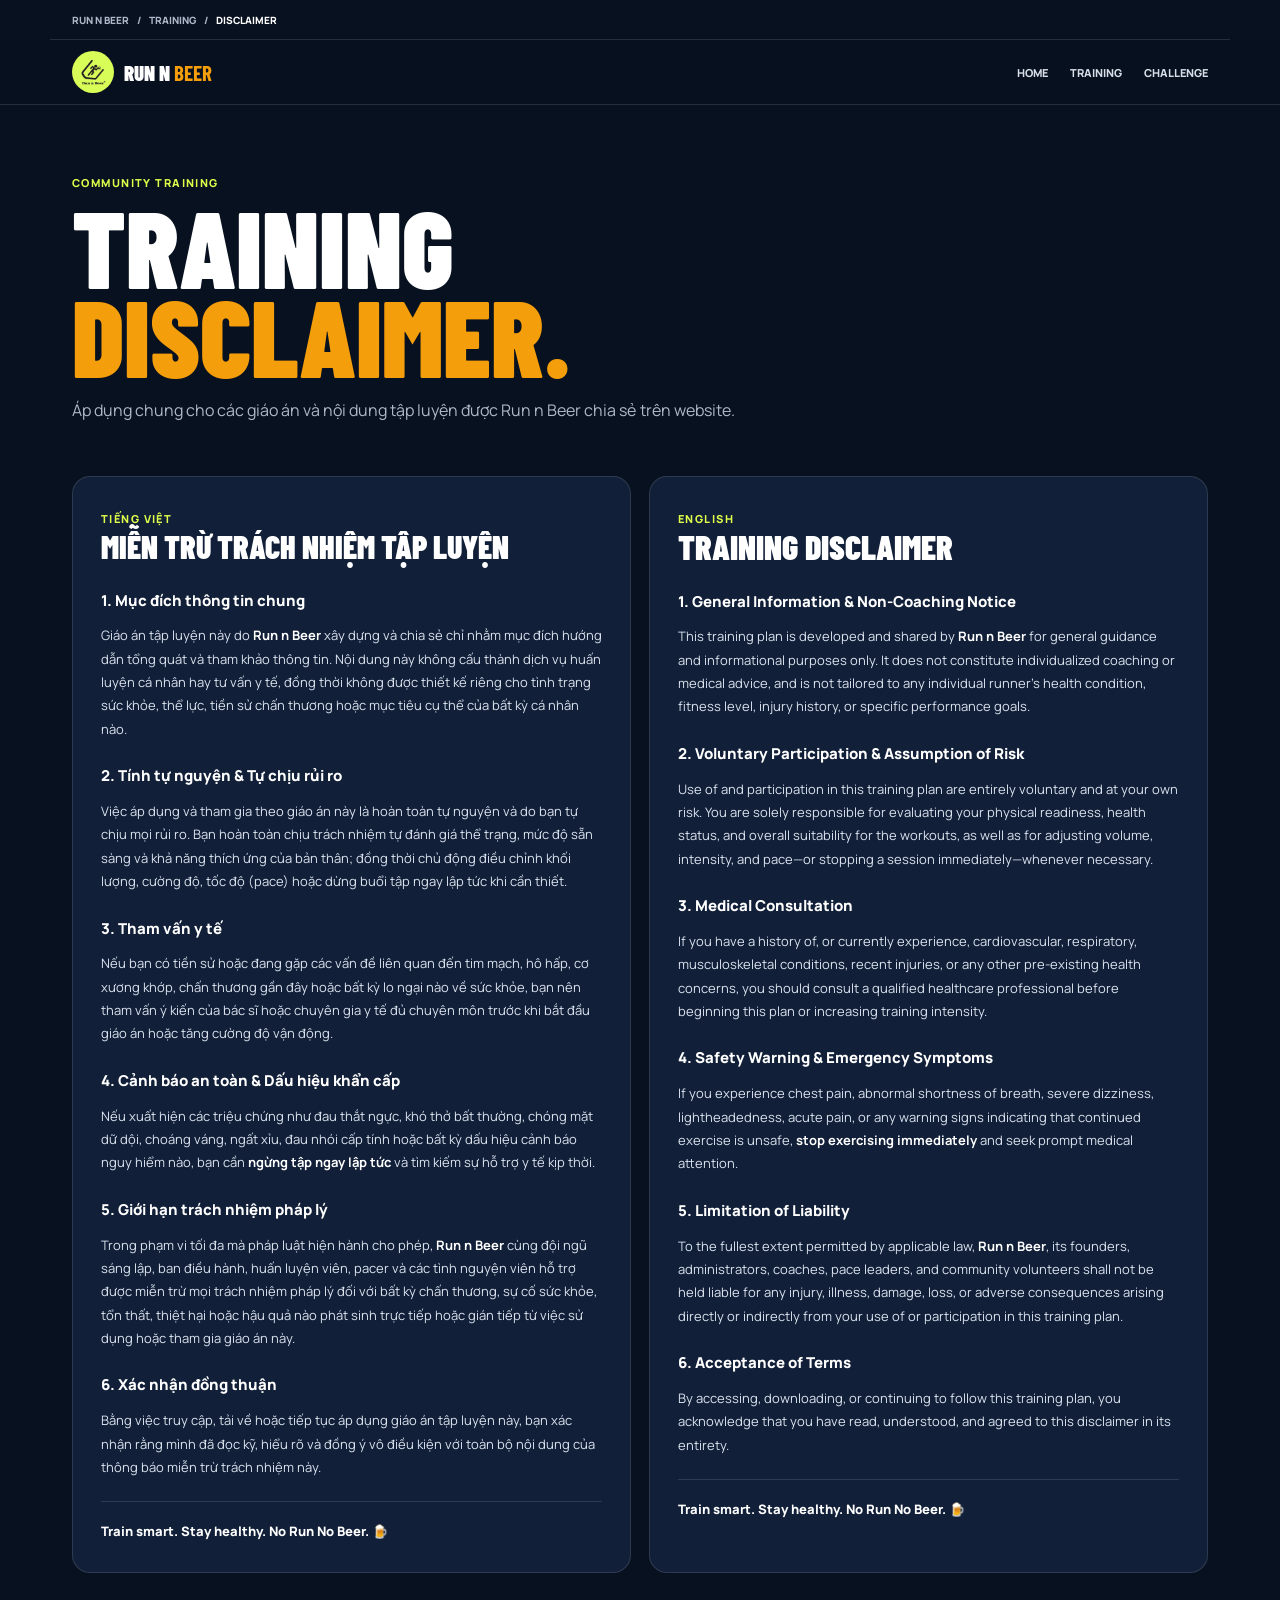
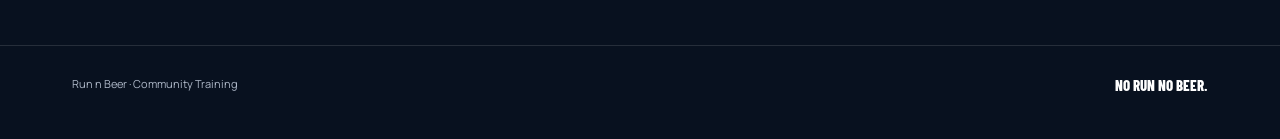
<file: training/disclaimer/index.html>
<!DOCTYPE html>
<html lang="vi">
<head>
  <meta charset="utf-8">
  <meta name="viewport" content="width=device-width,initial-scale=1">
  <title>Training Disclaimer — Run n Beer</title>
  <meta name="description" content="Run n Beer training disclaimer for community training plans.">
  <link rel="preconnect" href="https://fonts.googleapis.com">
  <link rel="preconnect" href="https://fonts.gstatic.com" crossorigin>
  <link href="https://fonts.googleapis.com/css2?family=Barlow+Condensed:wght@700;800;900&family=Manrope:wght@400;600;700;800&display=swap" rel="stylesheet">
  <link rel="stylesheet" href="/assets/css/site.css">
  <style>
    .disc-hero{padding:70px 0 36px}.disc-hero h1{font:900 clamp(58px,9vw,108px)/.82 'Barlow Condensed';text-transform:uppercase;margin:12px 0 18px}.disc-hero h1 span{color:var(--rn-orange)}.disc-lead{max-width:760px;color:var(--rn-muted);line-height:1.7}
    .disc-grid{display:grid;grid-template-columns:1fr 1fr;gap:18px;padding-bottom:72px}.disc-card{background:var(--rn-navy2);border:1px solid var(--rn-line);border-radius:18px;padding:28px}.disc-card .rn-eyebrow{line-height:1.5;padding-top:6px}.disc-card h2{font:900 34px/1.14 'Barlow Condensed',sans-serif;text-transform:uppercase;letter-spacing:0;margin:0 0 22px}.disc-card.vi h2{font-size:32px;line-height:1.18;letter-spacing:0;max-width:100%}.disc-card.vi h3{font-size:15px;letter-spacing:0}.disc-card h3{font:800 15px/1.45 Manrope,sans-serif;margin:24px 0 10px;color:#fff}.disc-card p{font-size:13px;line-height:1.8;color:#dbe3ef}.disc-card p:last-child{margin-bottom:0}.disc-card strong{color:#fff}.disc-note{margin-top:22px;padding-top:18px;border-top:1px solid var(--rn-line);font-weight:800;color:var(--rn-yellow)!important}
    @media(max-width:820px){.disc-grid{grid-template-columns:1fr}.disc-hero{padding-top:48px}}
  </style>
  <!-- Google tag (gtag.js) -->
  <script async src="https://www.googletagmanager.com/gtag/js?id=G-41J6EC0FBB"></script>
  <script>
    window.dataLayer = window.dataLayer || [];
    function gtag(){dataLayer.push(arguments);}
    gtag('js', new Date());
    gtag('config', 'G-41J6EC0FBB');
  </script>
</head>
<body class="rn-site">
  <div class="rn-wrap rn-breadcrumb"><a href="/">Run n Beer</a><span>/</span><a href="/training/">Training</a><span>/</span><span style="color:white">Disclaimer</span></div>
  <div class="rn-top"><div class="rn-wrap rn-nav"><a class="rn-brand" href="/"><img src="/assets/images/logo/logo-tm.jpg" alt="Run n Beer"><span>Run n <b>Beer</b></span></a><div class="rn-links"><a href="/">Home</a><a href="/training/">Training</a><a href="/challenge/">Challenge</a></div></div></div>

  <header class="disc-hero"><div class="rn-wrap"><div class="rn-eyebrow">Community Training</div><h1>Training<br><span>Disclaimer.</span></h1><p class="disc-lead">Áp dụng chung cho các giáo án và nội dung tập luyện được Run n Beer chia sẻ trên website.</p></div></header>

  <main class="rn-wrap disc-grid">
    <section class="disc-card vi">
      <div class="rn-eyebrow">Tiếng Việt</div>
      <h2>Miễn trừ trách nhiệm tập luyện</h2>
      <h3>1. Mục đích thông tin chung</h3>
      <p>Giáo án tập luyện này do <strong>Run n Beer</strong> xây dựng và chia sẻ chỉ nhằm mục đích hướng dẫn tổng quát và tham khảo thông tin. Nội dung này không cấu thành dịch vụ huấn luyện cá nhân hay tư vấn y tế, đồng thời không được thiết kế riêng cho tình trạng sức khỏe, thể lực, tiền sử chấn thương hoặc mục tiêu cụ thể của bất kỳ cá nhân nào.</p>
      <h3>2. Tính tự nguyện &amp; Tự chịu rủi ro</h3>
      <p>Việc áp dụng và tham gia theo giáo án này là hoàn toàn tự nguyện và do bạn tự chịu mọi rủi ro. Bạn hoàn toàn chịu trách nhiệm tự đánh giá thể trạng, mức độ sẵn sàng và khả năng thích ứng của bản thân; đồng thời chủ động điều chỉnh khối lượng, cường độ, tốc độ (pace) hoặc dừng buổi tập ngay lập tức khi cần thiết.</p>
      <h3>3. Tham vấn y tế</h3>
      <p>Nếu bạn có tiền sử hoặc đang gặp các vấn đề liên quan đến tim mạch, hô hấp, cơ xương khớp, chấn thương gần đây hoặc bất kỳ lo ngại nào về sức khỏe, bạn nên tham vấn ý kiến của bác sĩ hoặc chuyên gia y tế đủ chuyên môn trước khi bắt đầu giáo án hoặc tăng cường độ vận động.</p>
      <h3>4. Cảnh báo an toàn &amp; Dấu hiệu khẩn cấp</h3>
      <p>Nếu xuất hiện các triệu chứng như đau thắt ngực, khó thở bất thường, chóng mặt dữ dội, choáng váng, ngất xỉu, đau nhói cấp tính hoặc bất kỳ dấu hiệu cảnh báo nguy hiểm nào, bạn cần <strong>ngừng tập ngay lập tức</strong> và tìm kiếm sự hỗ trợ y tế kịp thời.</p>
      <h3>5. Giới hạn trách nhiệm pháp lý</h3>
      <p>Trong phạm vi tối đa mà pháp luật hiện hành cho phép, <strong>Run n Beer</strong> cùng đội ngũ sáng lập, ban điều hành, huấn luyện viên, pacer và các tình nguyện viên hỗ trợ được miễn trừ mọi trách nhiệm pháp lý đối với bất kỳ chấn thương, sự cố sức khỏe, tổn thất, thiệt hại hoặc hậu quả nào phát sinh trực tiếp hoặc gián tiếp từ việc sử dụng hoặc tham gia giáo án này.</p>
      <h3>6. Xác nhận đồng thuận</h3>
      <p>Bằng việc truy cập, tải về hoặc tiếp tục áp dụng giáo án tập luyện này, bạn xác nhận rằng mình đã đọc kỹ, hiểu rõ và đồng ý vô điều kiện với toàn bộ nội dung của thông báo miễn trừ trách nhiệm này.</p>
      <p class="disc-note">Train smart. Stay healthy. No Run No Beer. 🍺</p>
    </section>

    <section class="disc-card">
      <div class="rn-eyebrow">English</div>
      <h2>Training Disclaimer</h2>
      <h3>1. General Information &amp; Non-Coaching Notice</h3>
      <p>This training plan is developed and shared by <strong>Run n Beer</strong> for general guidance and informational purposes only. It does not constitute individualized coaching or medical advice, and is not tailored to any individual runner’s health condition, fitness level, injury history, or specific performance goals.</p>
      <h3>2. Voluntary Participation &amp; Assumption of Risk</h3>
      <p>Use of and participation in this training plan are entirely voluntary and at your own risk. You are solely responsible for evaluating your physical readiness, health status, and overall suitability for the workouts, as well as for adjusting volume, intensity, and pace—or stopping a session immediately—whenever necessary.</p>
      <h3>3. Medical Consultation</h3>
      <p>If you have a history of, or currently experience, cardiovascular, respiratory, musculoskeletal conditions, recent injuries, or any other pre-existing health concerns, you should consult a qualified healthcare professional before beginning this plan or increasing training intensity.</p>
      <h3>4. Safety Warning &amp; Emergency Symptoms</h3>
      <p>If you experience chest pain, abnormal shortness of breath, severe dizziness, lightheadedness, acute pain, or any warning signs indicating that continued exercise is unsafe, <strong>stop exercising immediately</strong> and seek prompt medical attention.</p>
      <h3>5. Limitation of Liability</h3>
      <p>To the fullest extent permitted by applicable law, <strong>Run n Beer</strong>, its founders, administrators, coaches, pace leaders, and community volunteers shall not be held liable for any injury, illness, damage, loss, or adverse consequences arising directly or indirectly from your use of or participation in this training plan.</p>
      <h3>6. Acceptance of Terms</h3>
      <p>By accessing, downloading, or continuing to follow this training plan, you acknowledge that you have read, understood, and agreed to this disclaimer in its entirety.</p>
      <p class="disc-note">Train smart. Stay healthy. No Run No Beer. 🍺</p>
    </section>
  </main>

  <footer class="rn-footer"><div class="rn-wrap rn-footer-inner"><span>Run n Beer · Community Training</span><span class="rn-motto">No Run No Beer.</span></div></footer>
</body>
</html>
</file>
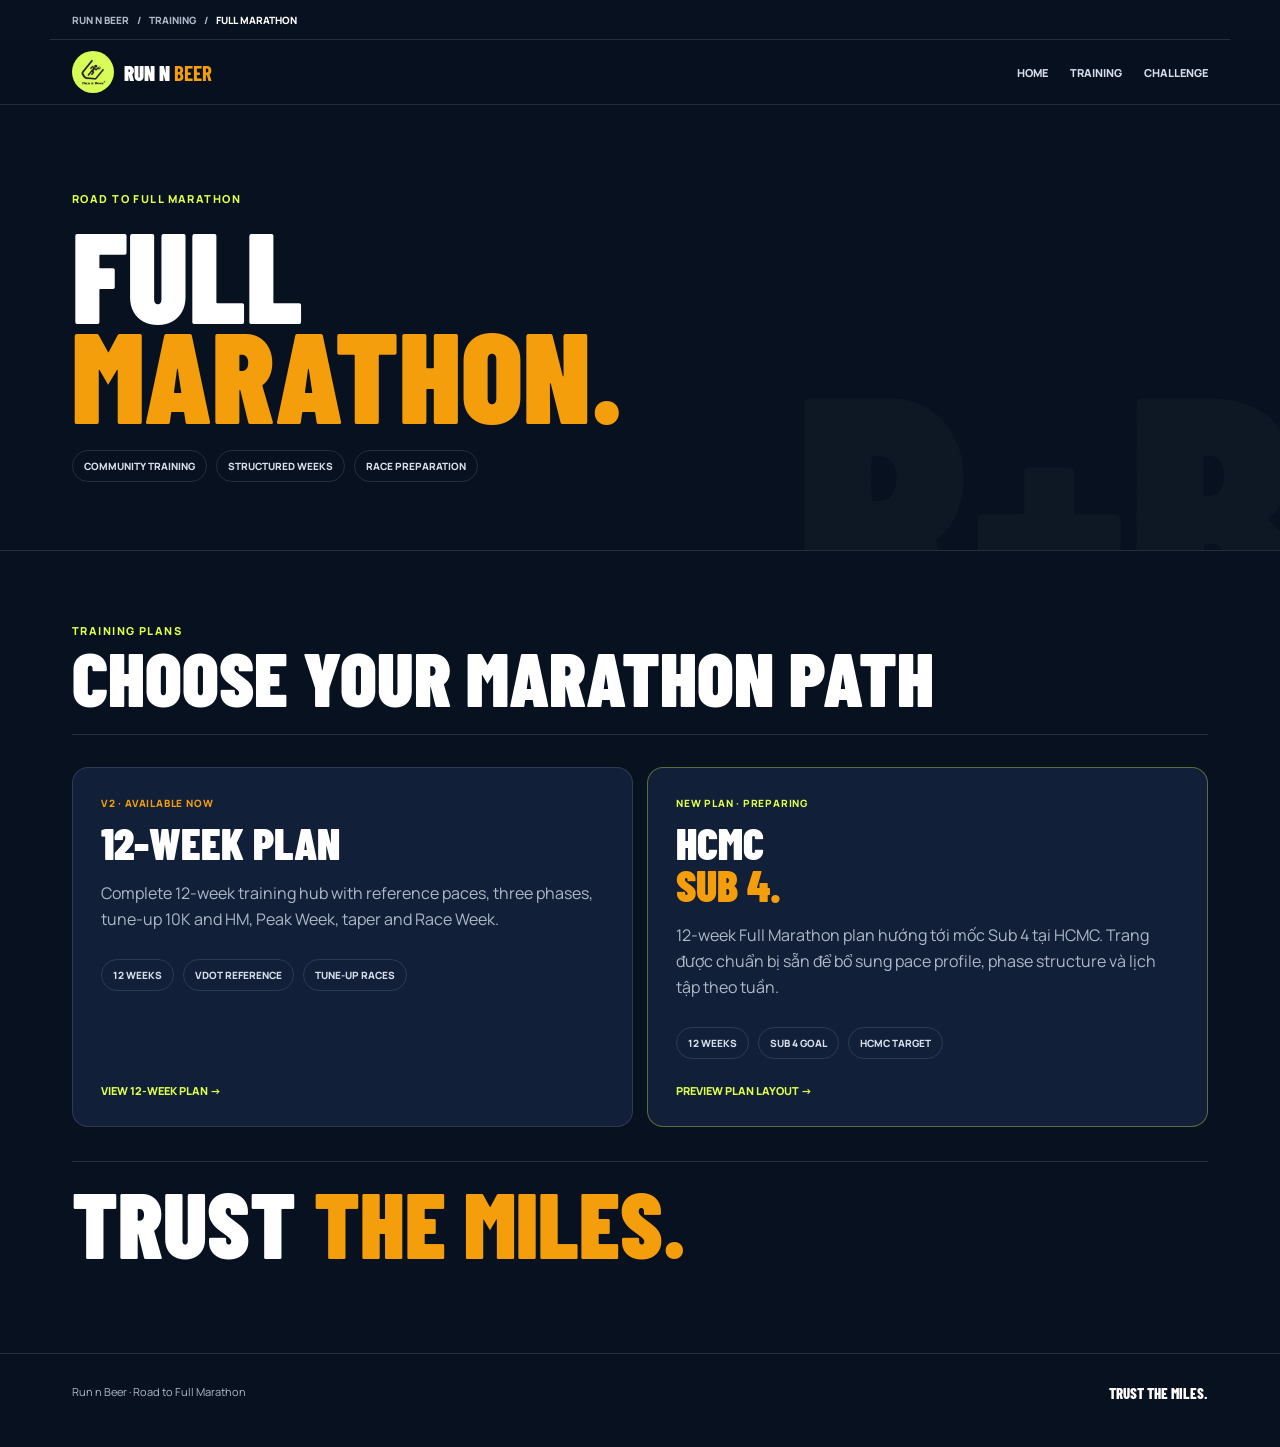
<file: training/full-marathon/index.html>
<!DOCTYPE html>
<html lang="vi">
<head>
  <meta charset="utf-8" />
  <meta name="viewport" content="width=device-width,initial-scale=1" />
  <title>Full Marathon — Run n Beer</title>
  <meta name="description" content="Run n Beer Full Marathon training programs." />
  <link rel="preconnect" href="https://fonts.googleapis.com">
  <link rel="preconnect" href="https://fonts.gstatic.com" crossorigin>
  <link href="https://fonts.googleapis.com/css2?family=Barlow+Condensed:wght@700;800;900&family=Manrope:wght@400;600;700;800&display=swap" rel="stylesheet">
  <link rel="stylesheet" href="/assets/css/site.css" />
  <style>.fm-plans{display:grid;grid-template-columns:repeat(2,minmax(0,1fr));gap:14px}.fm-plans .rn-card{min-height:300px}.fm-card-sub4{border-color:rgba(223,255,74,.35)}.fm-card-sub4 .rn-tag{color:var(--rn-lime)}.fm-card-sub4 h2 span{color:var(--rn-orange)}.fm-foot{margin-top:34px;border-top:1px solid var(--rn-line);padding-top:24px}.fm-kicker{font:900 clamp(54px,8vw,92px)/.8 'Barlow Condensed',sans-serif;text-transform:uppercase;margin:0}.fm-kicker span{color:var(--rn-orange)}@media(max-width:760px){.fm-plans{grid-template-columns:1fr}.fm-kicker{font-size:58px}}</style>
<!-- Google tag (gtag.js) -->
<script async src="https://www.googletagmanager.com/gtag/js?id=G-41J6EC0FBB"></script>
<script>
  window.dataLayer = window.dataLayer || [];
  function gtag(){dataLayer.push(arguments);}
  gtag('js', new Date());
  gtag('config', 'G-41J6EC0FBB');
</script>
</head>
<body class="rn-site">
  <div class="rn-wrap rn-breadcrumb"><a href="/">Run n Beer</a><span>/</span><a href="/training/">Training</a><span>/</span><span style="color:white">Full Marathon</span></div>
  <div class="rn-top"><div class="rn-wrap rn-nav"><a class="rn-brand" href="/"><img src="/assets/images/logo/logo-tm.jpg" alt="Run n Beer"><span>Run n <b>Beer</b></span></a><div class="rn-links"><a href="/">Home</a><a href="/training/">Training</a><a href="/challenge/">Challenge</a></div></div></div>
  <header class="rn-hero"><div class="rn-wrap"><div class="rn-eyebrow">Road to Full Marathon</div><h1 class="rn-title">Full<br><span class="accent">Marathon.</span></h1><div class="rn-pills"><span class="rn-pill">Community Training</span><span class="rn-pill">Structured Weeks</span><span class="rn-pill">Race Preparation</span></div></div></header>
  <section class="rn-section"><div class="rn-wrap"><div class="rn-section-head"><div><div class="rn-eyebrow">Training Plans</div><h2>Choose your marathon path</h2></div></div><div class="fm-plans">
    <a class="rn-card" href="/training/full-marathon/12-week/"><div><div class="rn-tag">V2 · Available now</div><h2>12-Week Plan</h2><p>Complete 12-week training hub with reference paces, three phases, tune-up 10K and HM, Peak Week, taper and Race Week.</p><div class="rn-pills"><span class="rn-pill">12 Weeks</span><span class="rn-pill">VDOT Reference</span><span class="rn-pill">Tune-up Races</span></div></div><div class="rn-go">View 12-Week Plan →</div></a>
    <a class="rn-card fm-card-sub4" href="/training/full-marathon/hcmc-sub4-12-week/"><div><div class="rn-tag">New plan · Preparing</div><h2>HCMC<br><span>Sub 4.</span></h2><p>12-week Full Marathon plan hướng tới mốc Sub 4 tại HCMC. Trang được chuẩn bị sẵn để bổ sung pace profile, phase structure và lịch tập theo tuần.</p><div class="rn-pills"><span class="rn-pill">12 Weeks</span><span class="rn-pill">Sub 4 Goal</span><span class="rn-pill">HCMC Target</span></div></div><div class="rn-go">Preview Plan Layout →</div></a>
  </div><div class="fm-foot"><p class="fm-kicker">Trust <span>the miles.</span></p></div></div></section>
  <footer class="rn-footer"><div class="rn-wrap rn-footer-inner"><span>Run n Beer · Road to Full Marathon</span><span class="rn-motto">Trust the miles.</span></div></footer>
</body>
</html>
</file>
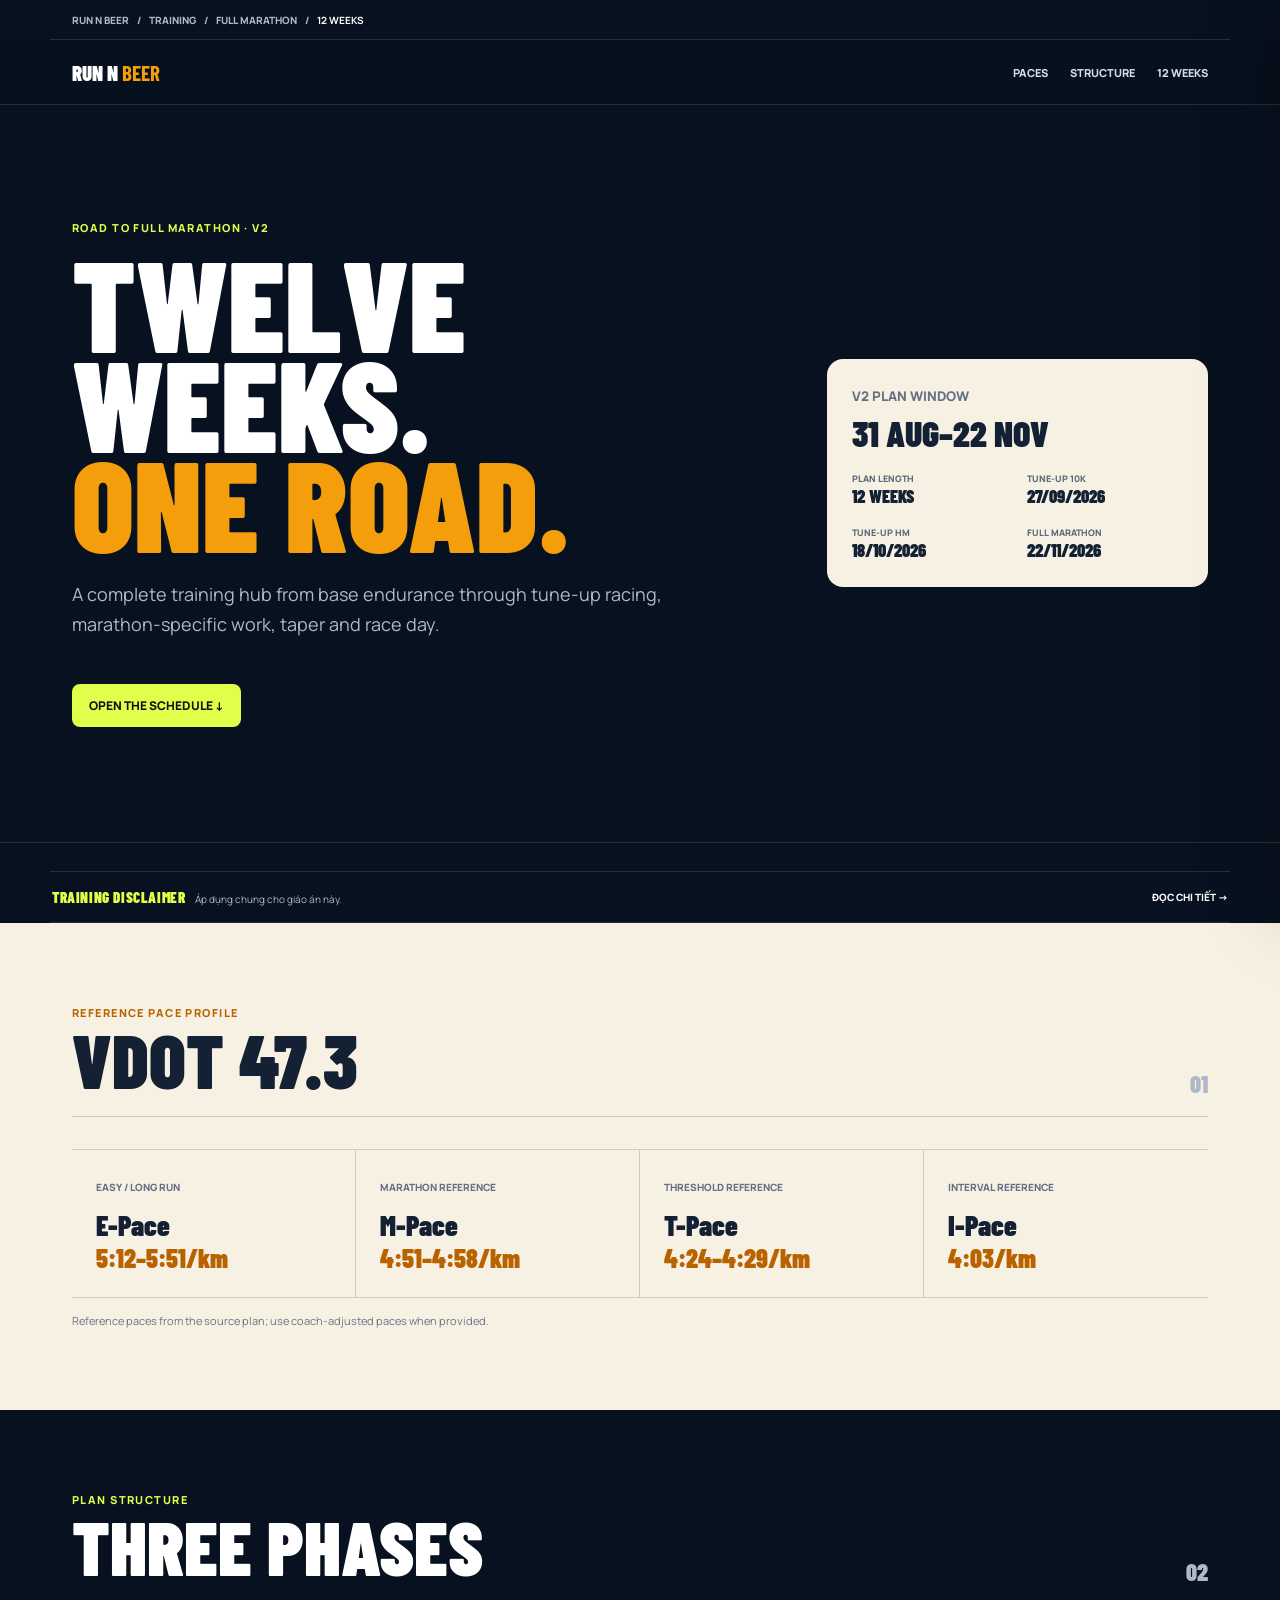
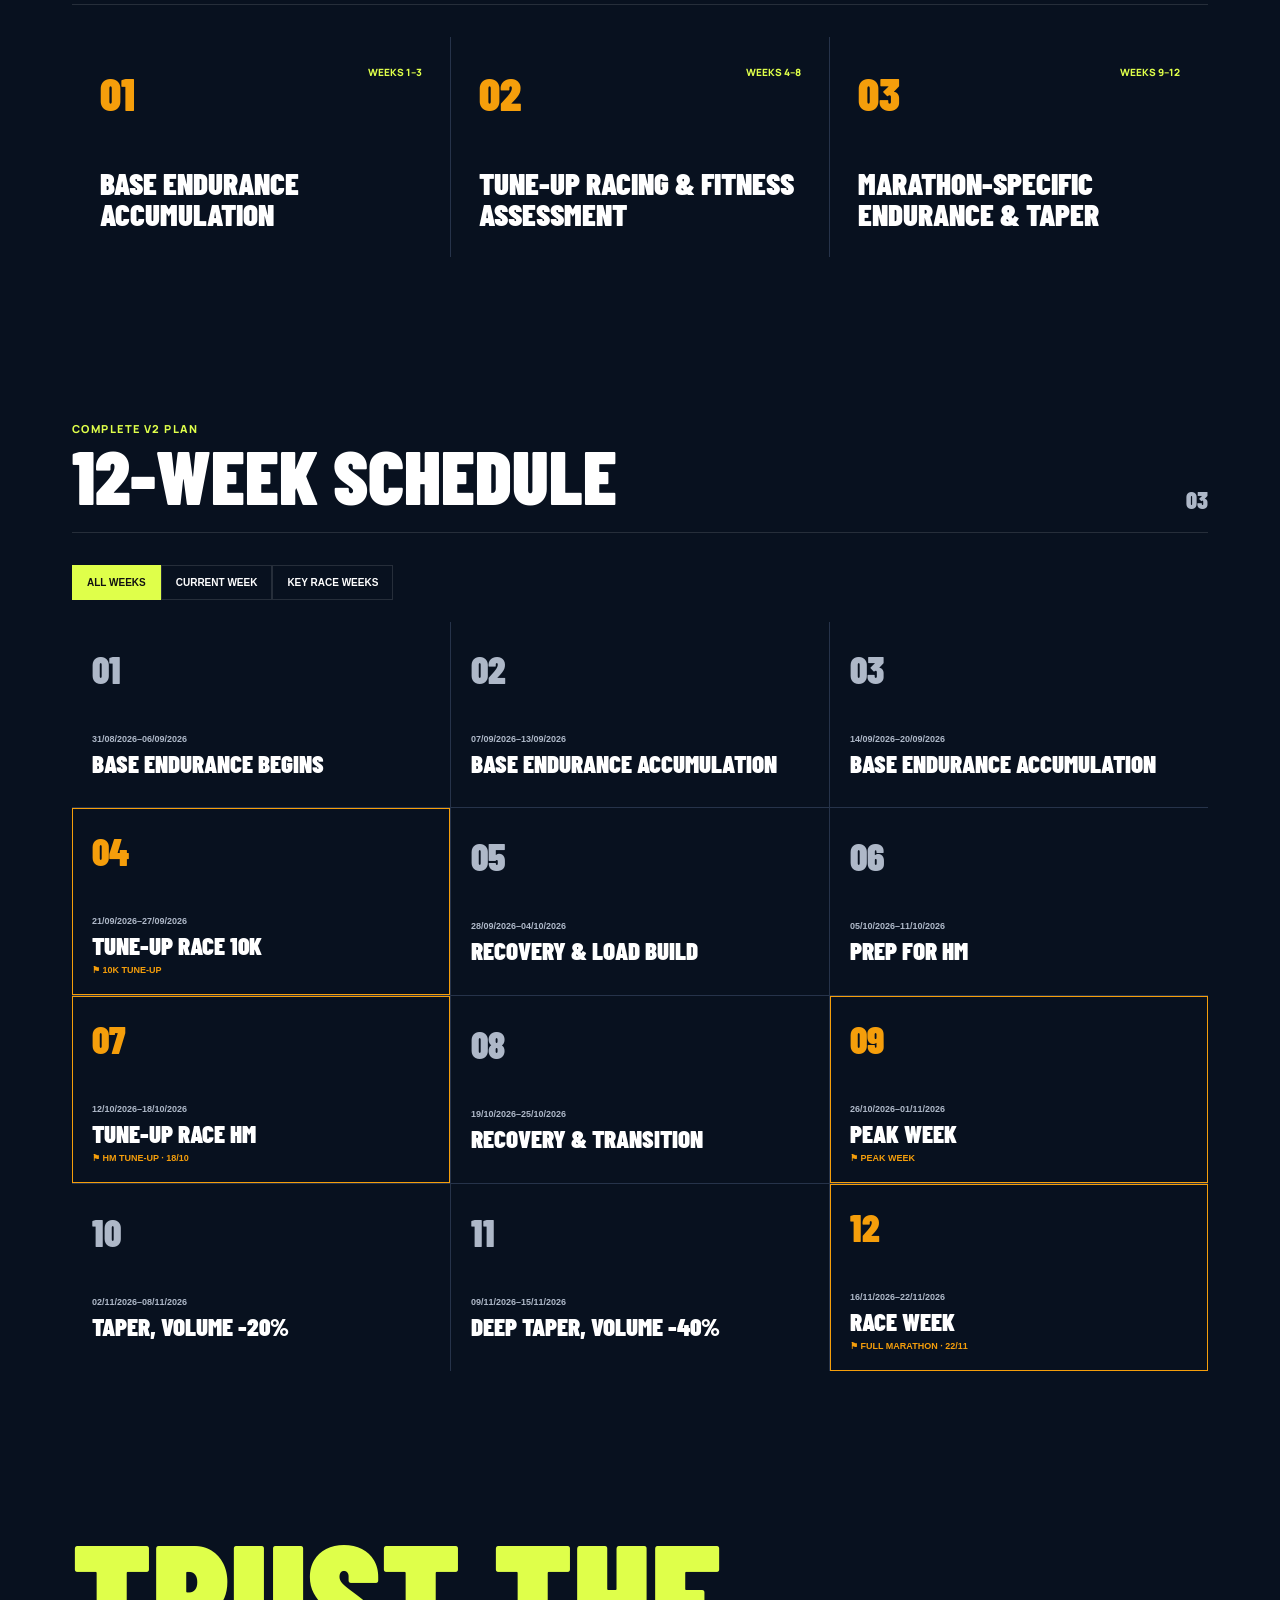
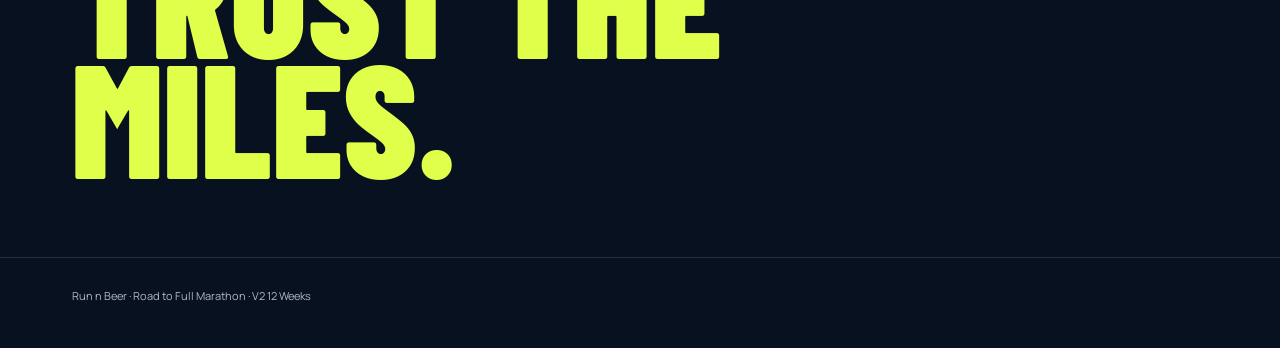
<file: training/full-marathon/12-week/index.html>
<!DOCTYPE html>
<html lang="en">
<head>
<meta charset="utf-8"><meta name="viewport" content="width=device-width,initial-scale=1">
<title>Road to Full Marathon — 12 Weeks | Run n Beer</title>
<meta name="description" content="Run n Beer V2 12-week Full Marathon training hub.">
<link rel="preconnect" href="https://fonts.googleapis.com"><link rel="preconnect" href="https://fonts.gstatic.com" crossorigin>
<link href="https://fonts.googleapis.com/css2?family=Barlow+Condensed:wght@700;800;900&family=Manrope:wght@400;600;700;800&display=swap" rel="stylesheet">
<style>
:root{--n:#08111f;--n2:#111f38;--p:#f7f1e3;--o:#f59e0b;--l:#dfff4a;--m:#aeb8c8;--line:rgba(255,255,255,.12);--ink:#142033}*{box-sizing:border-box}html{scroll-behavior:smooth}body{margin:0;background:var(--n);color:#fff;font-family:Manrope,Arial,sans-serif}a{color:inherit;text-decoration:none}.wrap{max-width:1180px;margin:auto;padding:0 22px}.crumb{height:40px;display:flex;align-items:center;gap:8px;border-bottom:1px solid var(--line);font-size:10px;font-weight:800;text-transform:uppercase;color:var(--m);white-space:nowrap;overflow:auto}.top{position:sticky;top:0;z-index:20;background:rgba(8,17,31,.92);backdrop-filter:blur(12px);border-bottom:1px solid var(--line)}.nav{height:64px;display:flex;align-items:center;justify-content:space-between}.brand{font:900 21px 'Barlow Condensed';text-transform:uppercase}.brand b{color:var(--o)}.links{display:flex;gap:22px;font-size:11px;font-weight:800;text-transform:uppercase;color:#d7deea}.hero{min-height:82vh;display:grid;align-items:center;border-bottom:1px solid var(--line);overflow:hidden}.heroGrid{display:grid;grid-template-columns:1.3fr .7fr;gap:48px;align-items:center;padding-top:72px;padding-bottom:72px}.ey{color:var(--l);font-size:11px;font-weight:800;text-transform:uppercase;letter-spacing:.13em}.hero h1{font:900 clamp(66px,10vw,128px)/.78 'Barlow Condensed';text-transform:uppercase;margin:18px 0 26px}.hero h1 span{color:var(--o)}.lead{max-width:680px;color:var(--m);font-size:18px;line-height:1.7}.btn{display:inline-flex;margin-top:26px;background:var(--l);color:#111;padding:13px 17px;border-radius:8px;font-size:12px;font-weight:900;text-transform:uppercase}.snap{background:var(--p);color:var(--ink);border-radius:16px;padding:25px}.snap h3{font:900 36px 'Barlow Condensed';text-transform:uppercase;margin:5px 0 18px}.stats{display:grid;grid-template-columns:1fr 1fr;gap:18px}.stats small{display:block;color:#596579;font-size:9px;font-weight:800;text-transform:uppercase}.stats b{font:900 18px 'Barlow Condensed';text-transform:uppercase}section{padding:82px 0}.head{display:flex;justify-content:space-between;align-items:end;border-bottom:1px solid var(--line);padding-bottom:18px;margin-bottom:32px}.head h2{font:900 clamp(46px,7vw,76px)/.9 'Barlow Condensed';text-transform:uppercase;margin:5px 0}.head .num{font:900 24px 'Barlow Condensed';color:var(--m)}.light{background:var(--p);color:var(--ink)}.light .head{border-color:rgba(20,32,51,.18)}.paces{display:grid;grid-template-columns:repeat(4,1fr);border-top:1px solid rgba(20,32,51,.18);border-bottom:1px solid rgba(20,32,51,.18)}.pace{padding:24px;border-right:1px solid rgba(20,32,51,.18)}.pace:last-child{border:0}.pace small{color:#657084;font-size:10px;font-weight:800;text-transform:uppercase}.pace h3{font:900 28px 'Barlow Condensed';margin:12px 0 0}.pace b{font:900 26px 'Barlow Condensed';color:#b96300}.note{font-size:11px;color:#687386;margin-top:15px}.disclaimer-wrap{padding:28px 0 0}.disclaimer-highlight{display:flex;align-items:center;justify-content:space-between;gap:18px;border-top:1px solid var(--line);border-bottom:1px solid var(--line);padding:14px 2px}.disclaimer-highlight strong{font:900 15px 'Barlow Condensed';text-transform:uppercase;letter-spacing:.04em;color:var(--l)}.disclaimer-highlight span{font-size:10px;color:var(--m);margin-left:10px}.disclaimer-link{color:#fff;font-size:10px;font-weight:900;text-transform:uppercase;white-space:nowrap}.disclaimer-link:hover{color:var(--l)}.phases{display:grid;grid-template-columns:repeat(3,1fr);gap:1px;background:#26334a}.phase{background:var(--n);padding:28px;min-height:220px;display:flex;flex-direction:column;justify-content:space-between}.phase strong{font:900 46px 'Barlow Condensed';color:var(--o)}.phase small{color:var(--l);font-size:10px;font-weight:800;text-transform:uppercase}.phase h3{font:900 31px/1 'Barlow Condensed';text-transform:uppercase;margin:35px 0 0}.filters{display:flex;gap:0;margin-bottom:22px;flex-wrap:wrap}.filter{background:transparent;border:1px solid var(--line);color:#fff;padding:11px 14px;font-size:10px;font-weight:900;text-transform:uppercase;cursor:pointer}.filter.on{background:var(--l);color:#111;border-color:var(--l)}.weeks{display:grid;grid-template-columns:repeat(3,1fr);gap:1px;background:#26334a}.weeks.current-only{grid-template-columns:1fr}.week{background:var(--n);padding:20px;min-height:185px;text-align:left;border:0;color:white;cursor:pointer}.week:hover{background:var(--n2)}.week.milestone{box-shadow:inset 0 0 0 1px var(--o)}.wkno{font:900 38px 'Barlow Condensed';color:var(--m)}.milestone .wkno{color:var(--o)}.date{font-size:9px;color:var(--m);font-weight:800;text-transform:uppercase;margin-top:42px}.week h3{font:900 25px/1 'Barlow Condensed';text-transform:uppercase;margin:7px 0}.flag{color:var(--o);font-size:9px;font-weight:800;text-transform:uppercase}.drawer{position:fixed;z-index:50;inset:0 0 0 auto;width:min(720px,100%);background:var(--p);color:var(--ink);transform:translateX(105%);transition:.25s;display:flex;flex-direction:column;box-shadow:-24px 0 80px rgba(0,0,0,.35)}.drawer.open{transform:none}.dhead{padding:22px;border-bottom:1px solid #d5d0c4;display:flex;justify-content:space-between;gap:20px}.dhead h2{font:900 44px/1 'Barlow Condensed';text-transform:uppercase;margin:5px 0}.close{border:1px solid #b8b3a8;background:transparent;border-radius:50%;width:40px;height:40px;cursor:pointer}.dbody{overflow:auto;padding:18px 22px;flex:1}.session{border:1px solid #d7d1c5;margin-bottom:10px;padding:16px;display:grid;grid-template-columns:145px 1fr;gap:16px}.session small{font-size:9px;color:#687386;font-weight:800;text-transform:uppercase}.session h4{font:900 20px 'Barlow Condensed';text-transform:uppercase;color:#a55b00;margin:4px 0}.session p{font-size:13px;line-height:1.55;margin:0}.meta{font-size:11px!important;color:#596579;margin-top:7px!important}.strategy{border-left:4px solid var(--o);background:#eee7d8;padding:15px;margin-top:12px;font-size:12px;line-height:1.6}.dnav{display:grid;grid-template-columns:1fr 1fr;border-top:1px solid #d5d0c4}.dnav button{border:0;background:transparent;padding:16px;font-weight:900;text-transform:uppercase;font-size:10px;cursor:pointer}.dnav button:last-child{text-align:right}.dnav button:disabled{opacity:.3}.quote{font:900 clamp(70px,13vw,160px)/.75 'Barlow Condensed';text-transform:uppercase;color:var(--l);margin:0}footer{border-top:1px solid var(--line);padding:30px 0 45px;color:var(--m);font-size:11px}@media(max-width:820px){.links{display:none}.heroGrid{grid-template-columns:1fr}.paces{grid-template-columns:1fr 1fr}.pace:nth-child(2){border-right:0}.phases,.weeks{grid-template-columns:1fr 1fr}.session{grid-template-columns:1fr}.drawer{top:6vh;width:100%;height:94vh}.hero{min-height:auto}}@media(max-width:540px){.disclaimer-highlight{align-items:flex-start}.disclaimer-highlight span{display:none}.phases,.weeks{grid-template-columns:1fr}.hero h1{font-size:72px}.snap{padding:20px}.head .num{display:none}.crumb{padding-left:16px}.paces{grid-template-columns:1fr}.pace{border-right:0;border-bottom:1px solid rgba(20,32,51,.18)}}
</style>
<!-- Google tag (gtag.js) -->
<script async src="https://www.googletagmanager.com/gtag/js?id=G-41J6EC0FBB"></script>
<script>
  window.dataLayer = window.dataLayer || [];
  function gtag(){dataLayer.push(arguments);}
  gtag('js', new Date());
  gtag('config', 'G-41J6EC0FBB');
</script>
</head>
<body>
<div class="wrap crumb">
  <a href="/">Run n Beer</a>
  <span>/</span>
  <a href="/training/">Training</a>
  <span>/</span>
  <a href="/training/full-marathon/">Full Marathon</a>
  <span>/</span>
  <b style="color:white">12 Weeks</b>
</div><div class="top"><div class="wrap nav"><div class="brand">Run n <b>Beer</b></div><div class="links"><a href="#paces">Paces</a><a href="#structure">Structure</a><a href="#schedule">12 Weeks</a></div></div></div>
<header class="hero"><div class="wrap heroGrid"><div><div class="ey">Road to Full Marathon · V2</div><h1>Twelve weeks.<br><span>One road.</span></h1><p class="lead">A complete training hub from base endurance through tune-up racing, marathon-specific work, taper and race day.</p><a class="btn" href="#schedule">Open the schedule ↓</a></div><aside class="snap"><small style="font-weight:800;text-transform:uppercase;color:#657084">V2 plan window</small><h3>31 Aug–22 Nov</h3><div class="stats"><div><small>Plan length</small><b>12 weeks</b></div><div><small>Tune-up 10K</small><b>27/09/2026</b></div><div><small>Tune-up HM</small><b>18/10/2026</b></div><div><small>Full Marathon</small><b>22/11/2026</b></div></div></aside></div></header>
<div class="wrap disclaimer-wrap"><div class="disclaimer-highlight" aria-label="Training Disclaimer"><div><strong>Training Disclaimer</strong><span>Áp dụng chung cho giáo án này.</span></div><a class="disclaimer-link" href="/training/disclaimer/">Đọc chi tiết →</a></div></div>
<section id="paces" class="light"><div class="wrap"><div class="head"><div><div class="ey" style="color:#b96300">Reference Pace Profile</div><h2>VDOT 47.3</h2></div><div class="num">01</div></div><div class="paces"><div class="pace"><small>Easy / Long Run</small><h3>E-Pace</h3><b>5:12–5:51/km</b></div><div class="pace"><small>Marathon reference</small><h3>M-Pace</h3><b>4:51–4:58/km</b></div><div class="pace"><small>Threshold reference</small><h3>T-Pace</h3><b>4:24–4:29/km</b></div><div class="pace"><small>Interval reference</small><h3>I-Pace</h3><b>4:03/km</b></div></div><div class="note">Reference paces from the source plan; use coach-adjusted paces when provided.</div></div></section>
<section id="structure"><div class="wrap"><div class="head"><div><div class="ey">Plan structure</div><h2>Three phases</h2></div><div class="num">02</div></div><div class="phases"><div class="phase"><div><strong>01</strong><small style="float:right">Weeks 1–3</small></div><h3>Base Endurance Accumulation</h3></div><div class="phase"><div><strong>02</strong><small style="float:right">Weeks 4–8</small></div><h3>Tune-up Racing & Fitness Assessment</h3></div><div class="phase"><div><strong>03</strong><small style="float:right">Weeks 9–12</small></div><h3>Marathon-Specific Endurance & Taper</h3></div></div></div></section>
<section id="schedule"><div class="wrap"><div class="head"><div><div class="ey">Complete V2 plan</div><h2>12-week schedule</h2></div><div class="num">03</div></div><div class="filters"><button class="filter on" data-f="all">All Weeks</button><button class="filter" data-f="current">Current Week</button><button class="filter" data-f="key">Key Race Weeks</button></div><div id="weeks" class="weeks"></div></div></section>
<section><div class="wrap"><p class="quote">Trust the<br>miles.</p></div></section><footer><div class="wrap">Run n Beer · Road to Full Marathon · V2 12 Weeks</div></footer>
<div id="drawer" class="drawer" role="dialog" aria-modal="true"><div class="dhead"><div><div id="dsub" class="ey" style="color:#a55b00"></div><h2 id="dtitle"></h2><div id="dflag" class="flag"></div></div><button class="close" onclick="closeD()">✕</button></div><div id="dbody" class="dbody"></div><div class="dnav"><button id="prev" onclick="move(-1)">← Previous Week</button><button id="next" onclick="move(1)">Next Week →</button></div></div>
<script>
const W=[
{w:1,d:'31/08/2026–06/09/2026',t:'Base endurance begins',s:[['Tuesday 01/09','Q1','Warm-up 15 min E-Pace + 5 × 1.5 km T-Pace + cool-down 10 min.','T-Pace 4:24–4:29/km','90 sec jog recovery',''],['Wednesday 02/09','Strength','30 min hip/glute stability (Clamshells, Single-leg Glute Bridges) + dynamic stretching for hamstrings and calves.','','',''],['Friday 04/09','Q2','10 km E-Pace with final 4 km at M-Pace.','M-Pace 4:51–4:58/km','',''],['Sat/Sun 05–06/09','Q3 · Long Run','18 km E-Pace.','E-Pace 5:12–5:51/km','','Fully relaxed; maintain steady 2-2 breathing.']]},
{w:2,d:'07/09/2026–13/09/2026',t:'Base endurance accumulation',s:[['Tuesday 08/09','Q1','Warm-up 15 min E-Pace + 3 × 2.5 km T-Pace + cool-down.','T-Pace 4:24–4:29/km','2 min jog recovery',''],['Wednesday 09/09','Strength','Foot/ankle strength with Eccentric Calf Raises.','','','Plantar fascia injury-prevention focus.'],['Friday 11/09','Q2','Continuous 8 km at M-Pace.','M-Pace 4:51–4:58/km','',''],['Sat/Sun 12–13/09','Q3 · Long Run','20 km E-Pace.','','','Test fueling strategy with energy gel every 45 min.']]},
{w:3,d:'14/09/2026–20/09/2026',t:'Base endurance accumulation',s:[['Tuesday 15/09','Q1','Warm-up 15 min E-Pace + 3 × 3 km T-Pace.','T-Pace 4:24–4:29/km','2.5 min jog recovery',''],['Wednesday 16/09','Strength','Front & Side Plank core work + hip and adductor stretching.','','',''],['Friday 18/09','Q2','12 km E-Pace with final 6 km at M-Pace.','M-Pace 4:51–4:58/km','',''],['Sat/Sun 19–20/09','Q3 · Long Run','22 km E-Pace.','','','Accumulation run for musculoskeletal adaptation.']]},
{w:4,d:'21/09/2026–27/09/2026',t:'Tune-up Race 10K',m:'10K tune-up',s:[['Tuesday 22/09','Q1','Warm-up 15 min + 4 × 1 km T-Pace + cool-down.','T-Pace 4:24/km','1 min recovery','Leg-preservation before tune-up race.'],['Wednesday 23/09','Strength','Light stretching and foam rolling only.','','','No heavy strength.'],['Friday 25/09','Q2','Easy 5 km E-Pace + 4 × 15 sec strides for neuromuscular activation.','','',''],['Sunday 27/09','Q3 · Tune-up Race','Tune-up Race 10K (Time Trial or secondary race).','','','']],st:'Even effort. Lock 4:15–4:20/km for first 5 km; if legs feel good, gradually increase pace and push final 3 km.',g:'Check new VDOT threshold to refine the next phase.'},
{w:5,d:'28/09/2026–04/10/2026',t:'Recovery & Load Build',s:[['Tuesday 29/09','Q1','Easy recovery run 8 km E-Pace after 10K race.','','',''],['Wednesday 30/09','Strength','Foam rolling focused on quads and IT Band.','','',''],['Friday 02/10','Q2','Continuous 10 km at M-Pace.','M-Pace 4:51–4:58/km','',''],['Sat/Sun 03–04/10','Q3 · Long Run','24 km E-Pace.','','','Finish with 4 light strides on grass.']]},
{w:6,d:'05/10/2026–11/10/2026',t:'Prep for HM',s:[['Tuesday 06/10','Q1','Warm-up 15 min + 2 × 4 km T-Pace.','T-Pace 4:24–4:29/km','3 min jog recovery','Mental endurance test.'],['Wednesday 07/10','Strength','Single-leg squats for balance.','','',''],['Friday 09/10','Q2','Continuous 12 km at M-Pace.','M-Pace 4:51–4:58/km','',''],['Sat/Sun 10–11/10','Q3 · Long Run','26 km E-Pace only.','','','No faster segment to preserve energy for next week’s HM.']]},
{w:7,d:'12/10/2026–18/10/2026',t:'Tune-up Race HM',m:'HM tune-up · 18/10',s:[['Tuesday 13/10','Q1','Warm-up 15 min + 3 × 1.5 km T-Pace.','T-Pace 4:24/km','90 sec jog recovery','Maintain speed feel without fatigue.'],['Wednesday 14/10','Strength','Light full-body static stretching only.','','',''],['Friday 16/10','Q2','Easy recovery 5 km E-Pace + 4 light strides.','','',''],['Sunday 18/10','Q3 · Official HM','Official Half Marathon Tune-up Race 21.1 km.','','','']],st:'Test long aerobic capacity. Lock target pace 4:50–4:55/km steadily from start to finish; slightly faster than FM target pace of 4:58/km.',g:'Assess leg durability from km 16+ and test real race nutrition.'},
{w:8,d:'19/10/2026–25/10/2026',t:'Recovery & Transition',s:[['Tuesday 20/10','Q1','Complete rest OR ultra-easy active recovery 5–6 km E-Pace.','','',''],['Wednesday 21/10','Strength','Deep stretching for major leg muscle groups.','','','Focus on quads and calves massage.'],['Friday 23/10','Q2','Easy 10 km E-Pace with final 3 km lightly at M-Pace to retain turnover feel.','','',''],['Sat/Sun 24–25/10','Q3 · Long Run','20 km E-Pace.','','','Relaxed recovery after HM.']]},
{w:9,d:'26/10/2026–01/11/2026',t:'Peak Week',m:'Peak week',s:[['Tuesday 27/10','Q1','Warm-up 15 min + 8 × 1 km T-Pace.','T-Pace 4:24/km','1 min jog recovery',''],['Wednesday 28/10','Strength','Full hip stability + core routine.','','',''],['Friday 30/10','Q2','Continuous 15 km at M-Pace.','M-Pace 4:51–4:58/km','',''],['Sat/Sun 31/10–01/11','Q3 · Peak Hard Long Run','32–34 km: 18 km E-Pace + final 14 km locked at M-Pace 4:58/km.','','','Key glycogen-depletion simulation and muscular durability session.']]},
{w:10,d:'02/11/2026–08/11/2026',t:'Taper, Volume -20%',s:[['Tuesday 03/11','Q1','Warm-up 15 min + 4 × 2 km T-Pace.','T-Pace 4:24/km','90 sec recovery',''],['Wednesday 04/11','Strength','Deep static stretching for thighs, hips and calves.','','',''],['Friday 06/11','Q2','Continuous 10 km at M-Pace.','M-Pace 4:58/km','',''],['Sat/Sun 07–08/11','Q3 · Long Run','22 km E-Pace.','','','Lower long-run volume for muscle recovery.']]},
{w:11,d:'09/11/2026–15/11/2026',t:'Deep Taper, Volume -40%',s:[['Tuesday 10/11','Q1','Warm-up 15 min + 4 × 1 km T-Pace.','T-Pace 4:24/km','1 min recovery',''],['Wednesday 11/11','Strength','Rest or easy recovery yoga.','','',''],['Friday 13/11','Q2','6 km at M-Pace.','M-Pace 4:58/km','',''],['Sat/Sun 14–15/11','Q3 · Long Run','14 km E-Pace.','','','Keep legs light; maximize energy storage.']]},
{w:12,d:'16/11/2026–22/11/2026',t:'Race Week',m:'Full Marathon · 22/11',s:[['Tuesday 17/11','Reminder','Warm-up 10 min + 3 × 1 km M-Pace.','M-Pace 4:58/km','2 min walking recovery','Reminder session only; do not create fatigue.'],['Wednesday 18/11','Rest','Complete rest.','','','Begin gradually increasing carbohydrate intake in main meals.'],['Thursday 19/11','Easy','Ultra-easy 4 km E-Pace.','','',''],['Friday 20/11','Easy + strides','Easy 3 km E-Pace + 3 × 15 sec light strides.','','',''],['Saturday 21/11','Rest','Complete rest.','','','Check equipment, bib and sleep early.'],['Sunday 22/11','Race Day','RACE DAY — FULL MARATHON.','','','']],st:'Even effort. Lock 4:58–5:02/km for first 21 km. Stay calm early. From km 30+, execute based on remaining muscular durability.'}
];
const PLAN_START=new Date('2026-08-31T00:00:00+07:00');
const PLAN_END=new Date('2026-11-22T23:59:59+07:00');

function getCurrentWeek(){
  const now=new Date();
  if(now<PLAN_START)return 0;
  if(now>PLAN_END)return 12;
  const weekMs=7*24*60*60*1000;
  return Math.min(12,Math.floor((now-PLAN_START)/weekMs)+1);
}

const currentWeek=getCurrentWeek();

let cur=Math.max(0,currentWeek-1),fil='all';
const weeks=document.getElementById('weeks'),dr=document.getElementById('drawer');

function render(){weeks.classList.toggle('current-only',fil==='current');
  const visibleWeeks=W.filter(x=>{
    if(x.w>currentWeek)return false;
    if(fil==='current')return x.w===currentWeek;
    if(fil==='key')return !!x.m;
    return true;
  });

  weeks.innerHTML=visibleWeeks.map(x=>`<button class="week ${x.m?'milestone':''}" onclick="openD(${x.w})"><div class="wkno">${String(x.w).padStart(2,'0')}</div><div class="date">${x.d}</div><h3>${x.t}</h3>${x.m?`<div class="flag">⚑ ${x.m}</div>`:''}</button>`).join('');}
document.querySelectorAll('.filter').forEach(b=>b.onclick=()=>{document.querySelectorAll('.filter').forEach(x=>x.classList.remove('on'));b.classList.add('on');fil=b.dataset.f;render()});
function openD(w){cur=w-1;let x=W[cur];dsub.textContent=`Week ${String(x.w).padStart(2,'0')} · ${x.d}`;dtitle.textContent=x.t;dflag.textContent=x.m?'⚑ '+x.m:'';dbody.innerHTML=x.s.map(s=>`<div class="session"><div><small>${s[0]}</small><h4>${s[1]}</h4></div><div><p><b>${s[2]}</b></p>${s[3]?`<p class="meta">Pace: ${s[3]}</p>`:''}${s[4]?`<p class="meta">Recovery: ${s[4]}</p>`:''}${s[5]?`<p class="meta">Note: ${s[5]}</p>`:''}</div></div>`).join('')+((x.st||x.g)?`<div class="strategy">${x.st?`<b>Strategy:</b> ${x.st}`:''}${x.g?`<br><b>Goal:</b> ${x.g}`:''}</div>`:'');prev.disabled=cur===0;next.disabled=x.w>=currentWeek;dr.classList.add('open');document.body.style.overflow='hidden'}
function closeD(){dr.classList.remove('open');document.body.style.overflow=''}function move(n){openD(W[cur+n].w)}document.addEventListener('keydown',e=>{if(e.key==='Escape')closeD()});render();
</script>
</body></html>
</file>
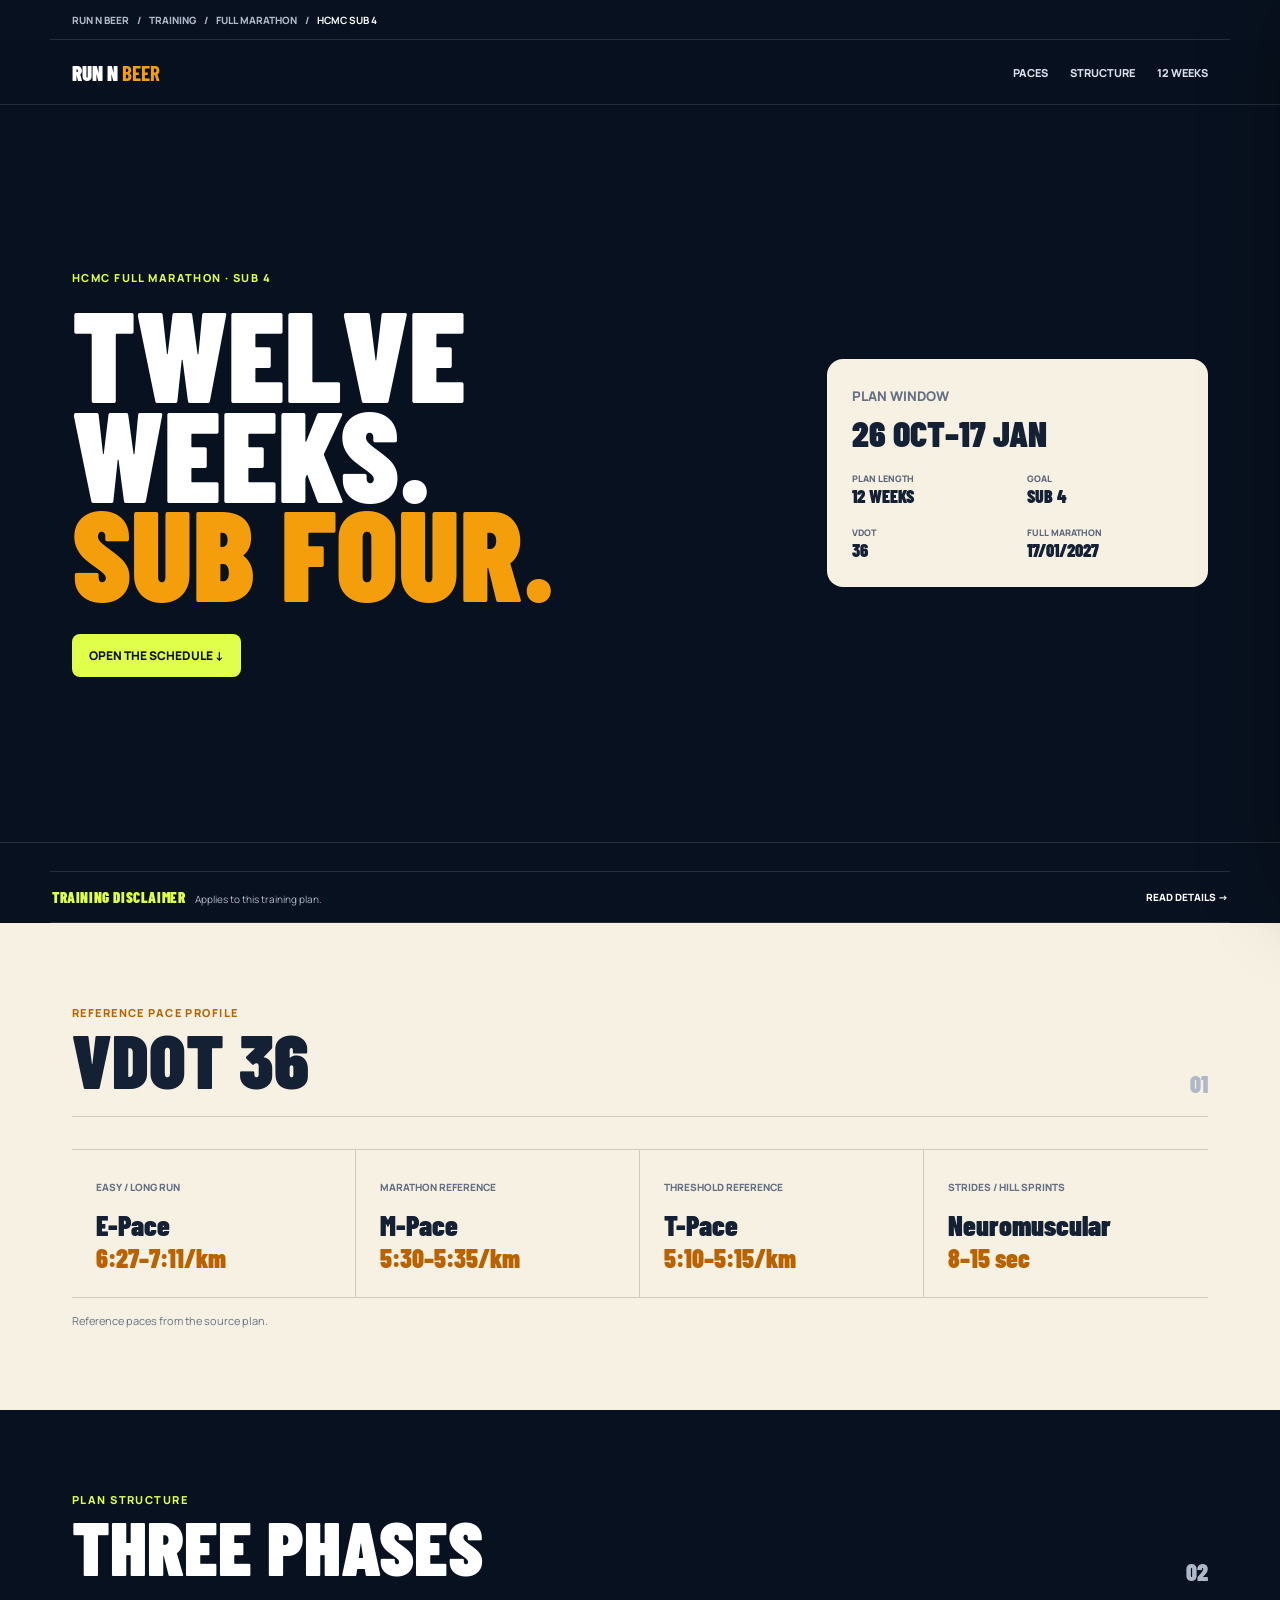
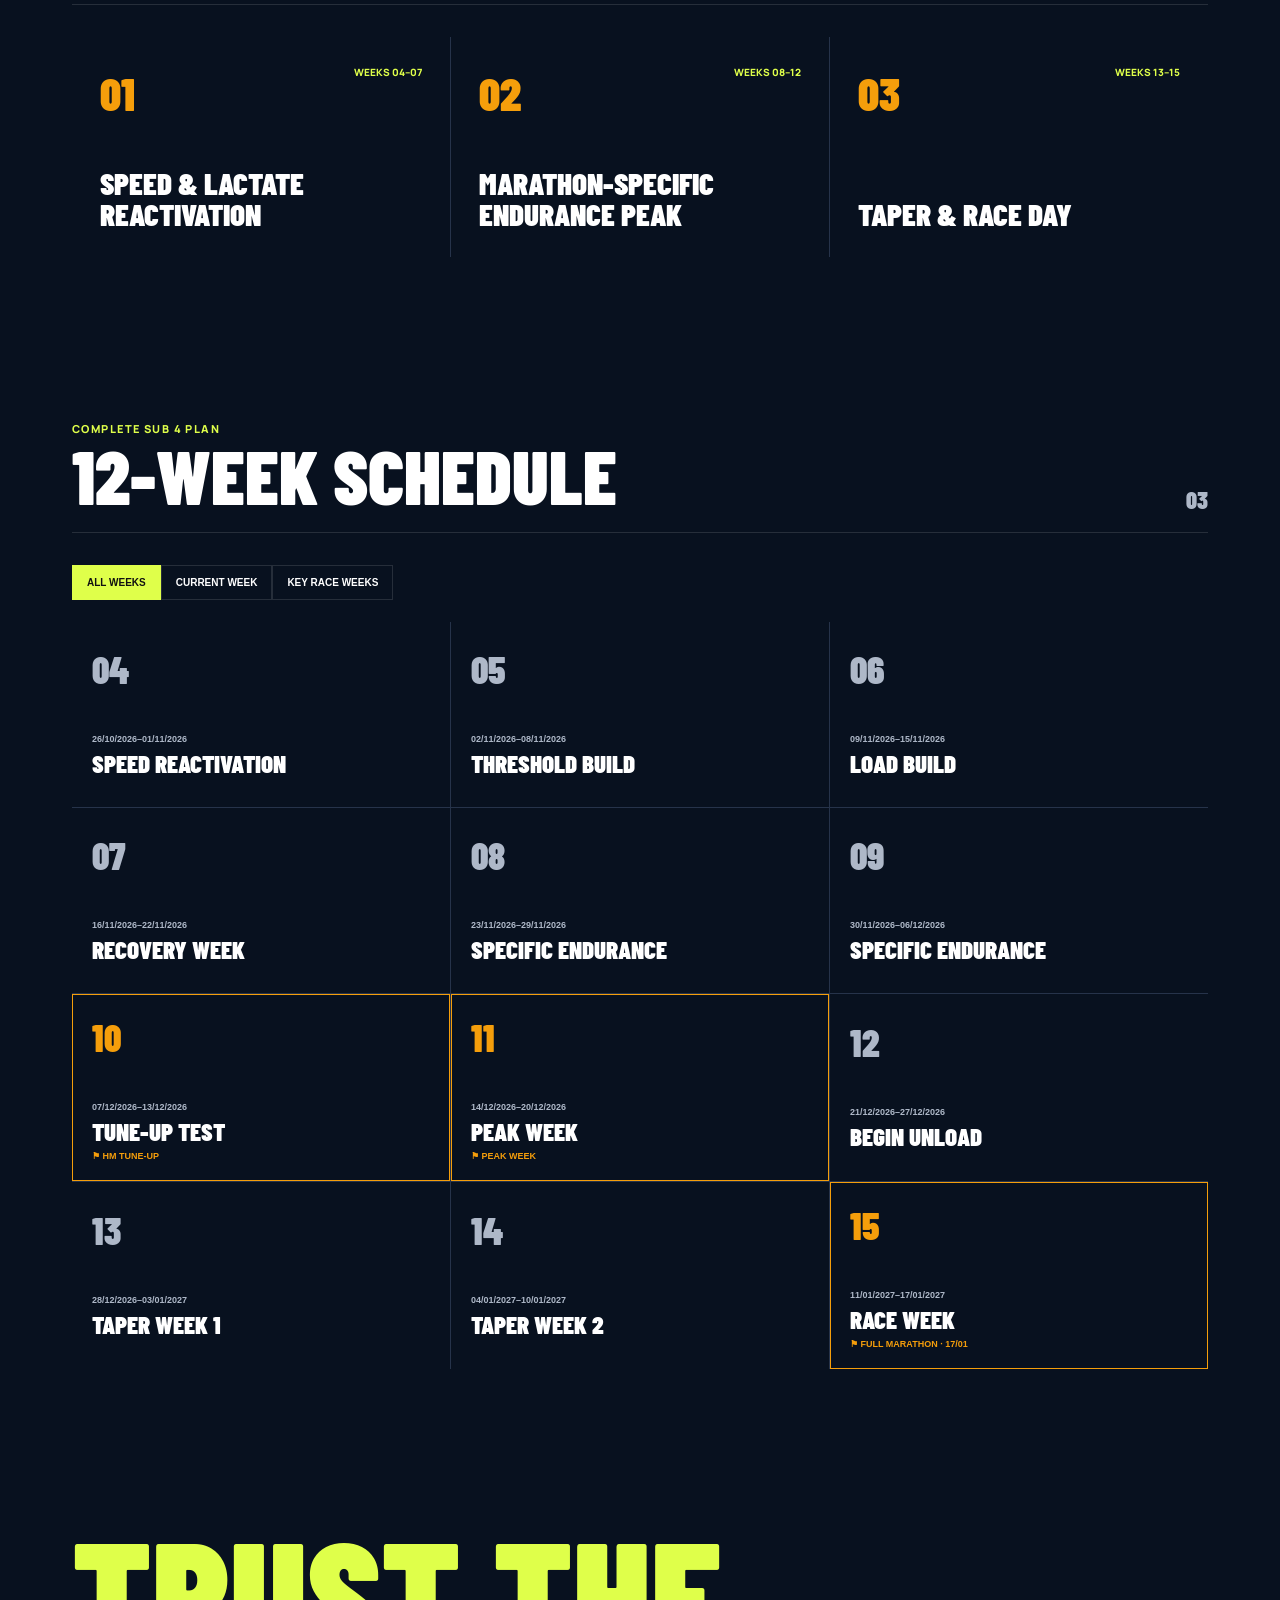
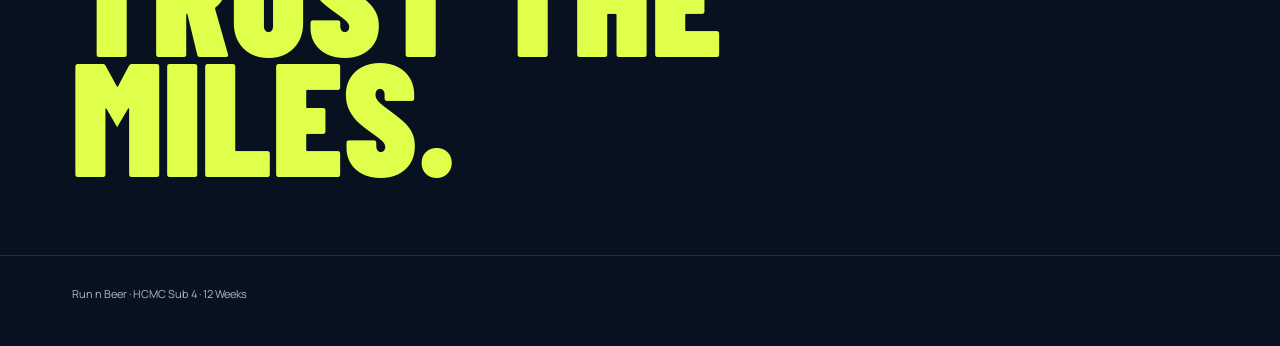
<file: training/full-marathon/hcmc-sub4-12-week/index.html>
<!DOCTYPE html>
<html lang="en">
<head>
<meta charset="utf-8"><meta name="viewport" content="width=device-width,initial-scale=1">
<title>HCMC Sub 4 — 12 Weeks | Run n Beer</title>
<meta name="description" content="Run n Beer 12-week Full Marathon Sub 4 training plan for HCMC.">
<link rel="preconnect" href="https://fonts.googleapis.com"><link rel="preconnect" href="https://fonts.gstatic.com" crossorigin>
<link href="https://fonts.googleapis.com/css2?family=Barlow+Condensed:wght@700;800;900&family=Manrope:wght@400;600;700;800&display=swap" rel="stylesheet">
<style>
:root{--n:#08111f;--n2:#111f38;--p:#f7f1e3;--o:#f59e0b;--l:#dfff4a;--m:#aeb8c8;--line:rgba(255,255,255,.12);--ink:#142033}*{box-sizing:border-box}html{scroll-behavior:smooth}body{margin:0;background:var(--n);color:#fff;font-family:Manrope,Arial,sans-serif}a{color:inherit;text-decoration:none}.wrap{max-width:1180px;margin:auto;padding:0 22px}.crumb{height:40px;display:flex;align-items:center;gap:8px;border-bottom:1px solid var(--line);font-size:10px;font-weight:800;text-transform:uppercase;color:var(--m);white-space:nowrap;overflow:auto}.top{position:sticky;top:0;z-index:20;background:rgba(8,17,31,.92);backdrop-filter:blur(12px);border-bottom:1px solid var(--line)}.nav{height:64px;display:flex;align-items:center;justify-content:space-between}.brand{font:900 21px 'Barlow Condensed';text-transform:uppercase}.brand b{color:var(--o)}.links{display:flex;gap:22px;font-size:11px;font-weight:800;text-transform:uppercase;color:#d7deea}.hero{min-height:82vh;display:grid;align-items:center;border-bottom:1px solid var(--line);overflow:hidden}.heroGrid{display:grid;grid-template-columns:1.3fr .7fr;gap:48px;align-items:center;padding-top:72px;padding-bottom:72px}.ey{color:var(--l);font-size:11px;font-weight:800;text-transform:uppercase;letter-spacing:.13em}.hero h1{font:900 clamp(66px,10vw,128px)/.78 'Barlow Condensed';text-transform:uppercase;margin:18px 0 26px}.hero h1 span{color:var(--o)}.btn{display:inline-flex;margin-top:6px;background:var(--l);color:#111;padding:13px 17px;border-radius:8px;font-size:12px;font-weight:900;text-transform:uppercase}.snap{background:var(--p);color:var(--ink);border-radius:16px;padding:25px}.snap h3{font:900 36px 'Barlow Condensed';text-transform:uppercase;margin:5px 0 18px}.stats{display:grid;grid-template-columns:1fr 1fr;gap:18px}.stats small{display:block;color:#596579;font-size:9px;font-weight:800;text-transform:uppercase}.stats b{font:900 18px 'Barlow Condensed';text-transform:uppercase}section{padding:82px 0}.head{display:flex;justify-content:space-between;align-items:end;border-bottom:1px solid var(--line);padding-bottom:18px;margin-bottom:32px}.head h2{font:900 clamp(46px,7vw,76px)/.9 'Barlow Condensed';text-transform:uppercase;margin:5px 0}.head .num{font:900 24px 'Barlow Condensed';color:var(--m)}.light{background:var(--p);color:var(--ink)}.light .head{border-color:rgba(20,32,51,.18)}.paces{display:grid;grid-template-columns:repeat(4,1fr);border-top:1px solid rgba(20,32,51,.18);border-bottom:1px solid rgba(20,32,51,.18)}.pace{padding:24px;border-right:1px solid rgba(20,32,51,.18)}.pace:last-child{border:0}.pace small{color:#657084;font-size:10px;font-weight:800;text-transform:uppercase}.pace h3{font:900 28px 'Barlow Condensed';margin:12px 0 0}.pace b{font:900 26px 'Barlow Condensed';color:#b96300}.note{font-size:11px;color:#687386;margin-top:15px}.disclaimer-wrap{padding:28px 0 0}.disclaimer-highlight{display:flex;align-items:center;justify-content:space-between;gap:18px;border-top:1px solid var(--line);border-bottom:1px solid var(--line);padding:14px 2px}.disclaimer-highlight strong{font:900 15px 'Barlow Condensed';text-transform:uppercase;letter-spacing:.04em;color:var(--l)}.disclaimer-highlight span{font-size:10px;color:var(--m);margin-left:10px}.disclaimer-link{color:#fff;font-size:10px;font-weight:900;text-transform:uppercase;white-space:nowrap}.disclaimer-link:hover{color:var(--l)}.phases{display:grid;grid-template-columns:repeat(3,1fr);gap:1px;background:#26334a}.phase{background:var(--n);padding:28px;min-height:220px;display:flex;flex-direction:column;justify-content:space-between}.phase strong{font:900 46px 'Barlow Condensed';color:var(--o)}.phase small{color:var(--l);font-size:10px;font-weight:800;text-transform:uppercase}.phase h3{font:900 31px/1 'Barlow Condensed';text-transform:uppercase;margin:35px 0 0}.filters{display:flex;gap:0;margin-bottom:22px;flex-wrap:wrap}.filter{background:transparent;border:1px solid var(--line);color:#fff;padding:11px 14px;font-size:10px;font-weight:900;text-transform:uppercase;cursor:pointer}.filter.on{background:var(--l);color:#111;border-color:var(--l)}.weeks{display:grid;grid-template-columns:repeat(3,1fr);gap:1px;background:#26334a}.weeks.current-only{grid-template-columns:1fr}.week{background:var(--n);padding:20px;min-height:185px;text-align:left;border:0;color:white;cursor:pointer}.week:hover{background:var(--n2)}.week.milestone{box-shadow:inset 0 0 0 1px var(--o)}.wkno{font:900 38px 'Barlow Condensed';color:var(--m)}.milestone .wkno{color:var(--o)}.date{font-size:9px;color:var(--m);font-weight:800;text-transform:uppercase;margin-top:42px}.week h3{font:900 25px/1 'Barlow Condensed';text-transform:uppercase;margin:7px 0}.flag{color:var(--o);font-size:9px;font-weight:800;text-transform:uppercase}.drawer{position:fixed;z-index:50;inset:0 0 0 auto;width:min(720px,100%);background:var(--p);color:var(--ink);transform:translateX(105%);transition:.25s;display:flex;flex-direction:column;box-shadow:-24px 0 80px rgba(0,0,0,.35)}.drawer.open{transform:none}.dhead{padding:22px;border-bottom:1px solid #d5d0c4;display:flex;justify-content:space-between;gap:20px}.dhead h2{font:900 44px/1 'Barlow Condensed';text-transform:uppercase;margin:5px 0}.close{border:1px solid #b8b3a8;background:transparent;border-radius:50%;width:40px;height:40px;cursor:pointer}.dbody{overflow:auto;padding:18px 22px;flex:1}.session{border:1px solid #d7d1c5;margin-bottom:10px;padding:16px;display:grid;grid-template-columns:145px 1fr;gap:16px}.session small{font-size:9px;color:#687386;font-weight:800;text-transform:uppercase}.session h4{font:900 20px 'Barlow Condensed';text-transform:uppercase;color:#a55b00;margin:4px 0}.session p{font-size:13px;line-height:1.55;margin:0}.meta{font-size:11px!important;color:#596579;margin-top:7px!important}.strategy{border-left:4px solid var(--o);background:#eee7d8;padding:15px;margin-top:12px;font-size:12px;line-height:1.6}.dnav{display:grid;grid-template-columns:1fr 1fr;border-top:1px solid #d5d0c4}.dnav button{border:0;background:transparent;padding:16px;font-weight:900;text-transform:uppercase;font-size:10px;cursor:pointer}.dnav button:last-child{text-align:right}.dnav button:disabled{opacity:.3}.quote{font:900 clamp(70px,13vw,160px)/.75 'Barlow Condensed';text-transform:uppercase;color:var(--l);margin:0}footer{border-top:1px solid var(--line);padding:30px 0 45px;color:var(--m);font-size:11px}@media(max-width:820px){.links{display:none}.heroGrid{grid-template-columns:1fr}.paces{grid-template-columns:1fr 1fr}.pace:nth-child(2){border-right:0}.phases,.weeks{grid-template-columns:1fr 1fr}.session{grid-template-columns:1fr}.drawer{top:6vh;width:100%;height:94vh}.hero{min-height:auto}}@media(max-width:540px){.disclaimer-highlight{align-items:flex-start}.disclaimer-highlight span{display:none}.phases,.weeks{grid-template-columns:1fr}.hero h1{font-size:72px}.snap{padding:20px}.head .num{display:none}.crumb{padding-left:16px}.paces{grid-template-columns:1fr}.pace{border-right:0;border-bottom:1px solid rgba(20,32,51,.18)}}
</style>
<!-- Google tag (gtag.js) -->
<script async src="https://www.googletagmanager.com/gtag/js?id=G-41J6EC0FBB"></script>
<script>window.dataLayer=window.dataLayer||[];function gtag(){dataLayer.push(arguments)}gtag('js',new Date());gtag('config','G-41J6EC0FBB');</script>
</head>
<body>
<div class="wrap crumb"><a href="/">Run n Beer</a><span>/</span><a href="/training/">Training</a><span>/</span><a href="/training/full-marathon/">Full Marathon</a><span>/</span><b style="color:white">HCMC Sub 4</b></div>
<div class="top"><div class="wrap nav"><div class="brand">Run n <b>Beer</b></div><div class="links"><a href="#paces">Paces</a><a href="#structure">Structure</a><a href="#schedule">12 Weeks</a></div></div></div>

<header class="hero"><div class="wrap heroGrid"><div><div class="ey">HCMC Full Marathon · Sub 4</div><h1>Twelve weeks.<br><span>Sub four.</span></h1><a class="btn" href="#schedule">Open the schedule ↓</a></div><aside class="snap"><small style="font-weight:800;text-transform:uppercase;color:#657084">Plan window</small><h3>26 Oct–17 Jan</h3><div class="stats"><div><small>Plan length</small><b>12 weeks</b></div><div><small>Goal</small><b>Sub 4</b></div><div><small>VDOT</small><b>36</b></div><div><small>Full Marathon</small><b>17/01/2027</b></div></div></aside></div></header>

<div class="wrap disclaimer-wrap"><div class="disclaimer-highlight" aria-label="Training Disclaimer"><div><strong>Training Disclaimer</strong><span>Applies to this training plan.</span></div><a class="disclaimer-link" href="/training/disclaimer/">Read details →</a></div></div>

<section id="paces" class="light"><div class="wrap"><div class="head"><div><div class="ey" style="color:#b96300">Reference Pace Profile</div><h2>VDOT 36</h2></div><div class="num">01</div></div><div class="paces"><div class="pace"><small>Easy / Long Run</small><h3>E-Pace</h3><b>6:27–7:11/km</b></div><div class="pace"><small>Marathon reference</small><h3>M-Pace</h3><b>5:30–5:35/km</b></div><div class="pace"><small>Threshold reference</small><h3>T-Pace</h3><b>5:10–5:15/km</b></div><div class="pace"><small>Strides / Hill Sprints</small><h3>Neuromuscular</h3><b>8–15 sec</b></div></div><div class="note">Reference paces from the source plan.</div></div></section>

<section id="structure"><div class="wrap"><div class="head"><div><div class="ey">Plan structure</div><h2>Three phases</h2></div><div class="num">02</div></div><div class="phases"><div class="phase"><div><strong>01</strong><small style="float:right">Weeks 04–07</small></div><h3>Speed & Lactate Reactivation</h3></div><div class="phase"><div><strong>02</strong><small style="float:right">Weeks 08–12</small></div><h3>Marathon-Specific Endurance Peak</h3></div><div class="phase"><div><strong>03</strong><small style="float:right">Weeks 13–15</small></div><h3>Taper & Race Day</h3></div></div></div></section>

<section id="schedule"><div class="wrap"><div class="head"><div><div class="ey">Complete Sub 4 plan</div><h2>12-week schedule</h2></div><div class="num">03</div></div><div class="filters"><button class="filter on" data-f="all">All Weeks</button><button class="filter" data-f="current">Current Week</button><button class="filter" data-f="key">Key Race Weeks</button></div><div id="weeks" class="weeks"></div></div></section>

<section><div class="wrap"><p class="quote">Trust the<br>miles.</p></div></section>
<footer><div class="wrap">Run n Beer · HCMC Sub 4 · 12 Weeks</div></footer>

<div id="drawer" class="drawer" role="dialog" aria-modal="true"><div class="dhead"><div><div id="dsub" class="ey" style="color:#a55b00"></div><h2 id="dtitle"></h2><div id="dflag" class="flag"></div></div><button class="close" onclick="closeD()">✕</button></div><div id="dbody" class="dbody"></div><div class="dnav"><button id="prev" onclick="move(-1)">← Previous Week</button><button id="next" onclick="move(1)">Next Week →</button></div></div>

<script>
const W=[
{w:4,d:'26/10/2026–01/11/2026',t:'Speed Reactivation',s:[['Tuesday','Q1','Warm-up 15 min E-Pace + 4 × 1.6 km T-Pace + cool-down 10 min.','T-Pace 5:10–5:15/km','1 min jog',''],['Thursday','Easy + Strides','50 min E-Pace + 4 strides.','','','Approx. 7.5 km.'],['Friday','Q2','30 min E-Pace with final 20 min at M-Pace.','M-Pace 5:30/km','','Approx. 8.0 km.'],['Sunday','Q3 · Long Run','105 min E-Pace.','E-Pace 6:27–7:11/km','','Approx. 15.5 km.']]},
{w:5,d:'02/11/2026–08/11/2026',t:'Threshold Build',s:[['Tuesday','Q1','Warm-up 15 min E-Pace + 3 × 2.4 km T-Pace + cool-down.','T-Pace 5:10/km','90 sec','Approx. 12.2 km.'],['Thursday','Easy','50 min E-Pace.','','','Approx. 7.5 km.'],['Friday','Q2','Warm-up 10 min + 35 min continuous M-Pace Run + cool-down.','M-Pace 5:30/km','','Approx. 9.3 km.'],['Sunday','Q3 · Long Run','120 min E-Pace.','','','Approx. 18.0 km. Take energy gels at minutes 45 and 90.']]},
{w:6,d:'09/11/2026–15/11/2026',t:'Load Build',s:[['Tuesday','Q1','Warm-up 15 min + 2 × 4 km T-Pace + cool-down.','T-Pace 5:10/km','2 min jog','Approx. 13.0 km.'],['Thursday','Easy','45 min E-Pace.','','','Approx. 6.7 km.'],['Friday','Q2','Warm-up 10 min + 45 min M-Pace Run + cool-down.','M-Pace 5:30/km','','Approx. 11.0 km.'],['Sunday','Q3 · Long Run','135 min E-Pace.','','','Approx. 20.0 km.']]},
{w:7,d:'16/11/2026–22/11/2026',t:'Recovery Week',s:[['Tuesday','Easy + Strides','40 min E-Pace + 4 strides.','','','Approx. 6.0 km.'],['Thursday','Easy','35 min E-Pace.','','','Approx. 5.0 km.'],['Friday','M-Pace Touch','30 min E-Pace + 15 min M-Pace.','','','Approx. 7.2 km.'],['Sunday','Long Run','90 min E-Pace.','','','Approx. 13.3 km.']]},
{w:8,d:'23/11/2026–29/11/2026',t:'Specific Endurance',s:[['Tuesday','Q1','Warm-up 15 min + 4 × 2 km T-Pace + cool-down.','T-Pace 5:10/km','90 sec','Approx. 13.0 km.'],['Thursday','Easy','45 min E-Pace.','','','Approx. 6.7 km.'],['Friday','Q2','Warm-up 10 min + 50 min M-Pace Run + cool-down.','M-Pace 5:30/km','','Approx. 12.0 km.'],['Sunday','Q3 · Long Run','22 km: 14 km E-Pace + final 8 km at M-Pace.','M-Pace 5:30/km','','']]},
{w:9,d:'30/11/2026–06/12/2026',t:'Specific Endurance',s:[['Tuesday','Q1','Warm-up 15 min + 5 × 1.6 km T-Pace + cool-down.','T-Pace 5:10/km','1 min','Approx. 13.0 km.'],['Thursday','Easy','45 min E-Pace.','','','Approx. 6.7 km.'],['Friday','Q2','Warm-up 10 min + 60 min M-Pace Run + cool-down.','M-Pace 5:30/km','','Approx. 13.8 km.'],['Sunday','Q3 · Long Run','26 km E-Pace.','','','Take an energy gel every 40 min.']]},
{w:10,d:'07/12/2026–13/12/2026',t:'Tune-up Test',m:'HM tune-up',s:[['Tuesday','Easy','35 min E-Pace.','','','Approx. 5.2 km.'],['Thursday','Easy','30 min E-Pace.','','','Approx. 4.5 km.'],['Friday','Easy + Strides','25 min E-Pace + 4 strides.','','','Approx. 4.0 km.'],['Sunday','Q3 · Tune-up Race','Half Marathon tune-up test, 21.1 km.','Race pace 5:25–5:30/km','','Approx. 24 km including warm-up/cool-down.']]},
{w:11,d:'14/12/2026–20/12/2026',t:'Peak Week',m:'Peak week',s:[['Tuesday','Recovery','45 min E-Pace after HM.','','','Approx. 6.7 km.'],['Wednesday','Easy','50 min E-Pace.','','','Approx. 8.0 km.'],['Thursday','Easy','45 min E-Pace.','','','Approx. 6.7 km.'],['Friday','Q2','Warm-up 10 min + 40 min M-Pace Run + cool-down.','M-Pace 5:30/km','','Approx. 10.0 km.'],['Sunday','Q3 · Peak Hard Long Run','30 km: 18 km E-Pace + final 12 km at M-Pace.','M-Pace 5:30/km','','']]},
{w:12,d:'21/12/2026–27/12/2026',t:'Begin Unload',s:[['Tuesday','Q1','Warm-up 15 min + 3 × 2 km T-Pace + cool-down.','T-Pace 5:10/km','90 sec','Approx. 11.0 km.'],['Thursday','Easy','45 min E-Pace.','','','Approx. 6.7 km.'],['Friday','Q2','Warm-up 10 min + 45 min M-Pace Run + cool-down.','','','Approx. 11.0 km.'],['Sunday','Q3 · Long Run','20 km E-Pace.','','','Begin reducing volume.']]},
{w:13,d:'28/12/2026–03/01/2027',t:'Taper Week 1',s:[['Tuesday','Threshold','Warm-up 15 min + 4 × 1 km T-Pace + cool-down.','T-Pace 5:10/km','1 min','Approx. 8.5 km.'],['Thursday','Easy','35 min E-Pace.','','','Approx. 5.0 km.'],['Friday','M-Pace','Warm-up 10 min + 30 min M-Pace Run + cool-down.','','','Approx. 7.5 km.'],['Sunday','Long Run','15 km E-Pace.','','','']]},
{w:14,d:'04/01/2027–10/01/2027',t:'Taper Week 2',s:[['Tuesday','M-Pace Reminder','Warm-up 15 min + 3 × 1 km M-Pace + cool-down.','M-Pace 5:30/km','2 min walking','Approx. 6.5 km.'],['Thursday','Easy','30 min E-Pace.','','','Approx. 4.5 km.'],['Friday','Easy + Strides','30 min E-Pace + 4 strides.','','','Approx. 4.5 km.'],['Sunday','Long Run','10 km E-Pace.','','','Keep the legs fresh.']]},
{w:15,d:'11/01/2027–17/01/2027',t:'Race Week',m:'Full Marathon · 17/01',s:[['Tuesday 12/01','Reminder','20 min E-Pace + 3 × 500 m at M-Pace.','M-Pace 5:30/km','','Approx. 4.0 km.'],['Wednesday–Thursday','Rest','Complete rest.','','','Carbohydrate loading.'],['Friday 15/01','Easy + Strides','20 min E-Pace + 3 light strides.','','','Approx. 3.0 km.'],['Saturday 16/01','Rest','Complete rest.','','','Prepare bib and gear; sleep early.'],['Sunday 17/01','Race Day','RACE DAY — FULL MARATHON SUB 4.','','','']],st:'Hold 5:32–5:37/km through the first 21 km. From km 30+, maintain around 5:30/km if effort remains controlled.'}
];

const PLAN_START=new Date('2026-10-26T00:00:00+07:00');
const PLAN_END=new Date('2027-01-17T23:59:59+07:00');
function getCurrentWeek(){
  const now=new Date();
  if(now<PLAN_START)return 0;
  if(now>PLAN_END)return 12;
  return Math.min(12,Math.floor((now-PLAN_START)/(7*24*60*60*1000))+1);
}
const currentWeek=getCurrentWeek();
let cur=0,fil='all';
const weeks=document.getElementById('weeks'),dr=document.getElementById('drawer');

function render(){
  weeks.classList.toggle('current-only',fil==='current');
  const visibleWeeks=W.filter((x,i)=>{
    if(fil==='current')return currentWeek>0 && i===currentWeek-1;
    if(fil==='key')return !!x.m;
    return true;
  });
  weeks.innerHTML=visibleWeeks.map(x=>`<button class="week ${x.m?'milestone':''}" onclick="openD(${x.w})"><div class="wkno">${String(x.w).padStart(2,'0')}</div><div class="date">${x.d}</div><h3>${x.t}</h3>${x.m?`<div class="flag">⚑ ${x.m}</div>`:''}</button>`).join('');
}
document.querySelectorAll('.filter').forEach(b=>b.onclick=()=>{document.querySelectorAll('.filter').forEach(x=>x.classList.remove('on'));b.classList.add('on');fil=b.dataset.f;render()});
function openD(w){
  cur=W.findIndex(x=>x.w===w);let x=W[cur];
  dsub.textContent=`Week ${String(x.w).padStart(2,'0')} · ${x.d}`;dtitle.textContent=x.t;dflag.textContent=x.m?'⚑ '+x.m:'';
  dbody.innerHTML=x.s.map(s=>`<div class="session"><div><small>${s[0]}</small><h4>${s[1]}</h4></div><div><p><b>${s[2]}</b></p>${s[3]?`<p class="meta">Pace: ${s[3]}</p>`:''}${s[4]?`<p class="meta">Recovery: ${s[4]}</p>`:''}${s[5]?`<p class="meta">Note: ${s[5]}</p>`:''}</div></div>`).join('')+(x.st?`<div class="strategy"><b>Strategy:</b> ${x.st}</div>`:'');
  prev.disabled=cur===0;next.disabled=cur===W.length-1;dr.classList.add('open');document.body.style.overflow='hidden';
}
function closeD(){dr.classList.remove('open');document.body.style.overflow=''}
function move(n){openD(W[cur+n].w)}
document.addEventListener('keydown',e=>{if(e.key==='Escape')closeD()});
render();
</script>
</body></html>
</file>
<file: assets/css/site.css>
:root{--rn-navy:#08111f;--rn-navy2:#111f38;--rn-cream:#f7f1e3;--rn-orange:#f59e0b;--rn-lime:#dfff4a;--rn-muted:#aeb8c8;--rn-line:rgba(255,255,255,.12);--rn-ink:#142033}*{box-sizing:border-box}html{scroll-behavior:smooth}body.rn-site{margin:0;background:var(--rn-navy);color:#fff;font-family:Manrope,Arial,sans-serif;-webkit-font-smoothing:antialiased}body.rn-site a{color:inherit;text-decoration:none}.rn-wrap{max-width:1180px;margin:auto;padding:0 22px}.rn-breadcrumb{height:40px;display:flex;align-items:center;gap:8px;border-bottom:1px solid var(--rn-line);font-size:10px;font-weight:800;text-transform:uppercase;color:var(--rn-muted);white-space:nowrap;overflow:auto}.rn-breadcrumb a:hover{color:var(--rn-lime)}.rn-top{position:sticky;top:0;z-index:20;background:rgba(8,17,31,.92);backdrop-filter:blur(12px);border-bottom:1px solid var(--rn-line)}.rn-nav{height:64px;display:flex;align-items:center;justify-content:space-between;gap:20px}.rn-brand{display:flex;align-items:center;gap:10px;font:900 21px 'Barlow Condensed',sans-serif;text-transform:uppercase}.rn-brand img{width:42px;height:42px;border-radius:50%;object-fit:cover}.rn-brand b{color:var(--rn-orange)}.rn-links{display:flex;gap:22px;font-size:11px;font-weight:800;text-transform:uppercase;color:#d7deea}.rn-links a:hover{color:var(--rn-lime)}.rn-hero{position:relative;overflow:hidden;border-bottom:1px solid var(--rn-line);padding:86px 0 68px}.rn-hero:after{content:'R+B';position:absolute;right:-20px;bottom:-82px;font:900 clamp(180px,28vw,390px)/.7 'Barlow Condensed',sans-serif;color:rgba(255,255,255,.025);pointer-events:none}.rn-eyebrow{color:var(--rn-lime);font-size:11px;font-weight:800;text-transform:uppercase;letter-spacing:.13em}.rn-title{font:900 clamp(66px,10vw,128px)/.78 'Barlow Condensed',sans-serif;text-transform:uppercase;margin:18px 0 26px;max-width:900px}.rn-title .accent{color:var(--rn-orange)}.rn-lead{max-width:700px;color:var(--rn-muted);font-size:18px;line-height:1.7}.rn-actions{display:flex;gap:10px;flex-wrap:wrap;margin-top:28px}.rn-btn{display:inline-flex;align-items:center;justify-content:center;background:var(--rn-lime);color:#111!important;padding:13px 17px;border-radius:8px;font-size:12px;font-weight:900;text-transform:uppercase;transition:.18s}.rn-btn:hover{transform:translateY(-2px)}.rn-btn.secondary{background:transparent;color:#fff!important;border:1px solid var(--rn-line)}.rn-btn.secondary:hover{border-color:var(--rn-lime);color:var(--rn-lime)!important}.rn-section{padding:72px 0 94px}.rn-section-head{display:flex;justify-content:space-between;align-items:end;border-bottom:1px solid var(--rn-line);padding-bottom:18px;margin-bottom:32px}.rn-section-head h2{font:900 clamp(46px,7vw,76px)/.9 'Barlow Condensed',sans-serif;text-transform:uppercase;margin:5px 0}.rn-grid{display:grid;grid-template-columns:repeat(2,1fr);gap:14px}.rn-card{border:1px solid var(--rn-line);background:var(--rn-navy2);border-radius:16px;padding:28px;min-height:230px;display:flex;flex-direction:column;justify-content:space-between;transition:.18s}.rn-card:hover{transform:translateY(-3px);border-color:var(--rn-lime)}.rn-tag{font-size:10px;font-weight:900;color:var(--rn-orange);text-transform:uppercase;letter-spacing:.08em}.rn-card h2,.rn-card h3{font:900 44px/.95 'Barlow Condensed',sans-serif;text-transform:uppercase;margin:12px 0}.rn-card p{color:var(--rn-muted);line-height:1.65}.rn-go{font-size:11px;font-weight:900;text-transform:uppercase;color:var(--rn-lime);margin-top:24px}.rn-pills{display:flex;gap:9px;flex-wrap:wrap;margin-top:26px}.rn-pill{border:1px solid var(--rn-line);padding:8px 11px;border-radius:999px;font-size:10px;font-weight:800;text-transform:uppercase;color:#d7deea}.rn-footer{border-top:1px solid var(--rn-line);padding:30px 0 45px;color:var(--rn-muted);font-size:11px}.rn-footer-inner{display:flex;justify-content:space-between;gap:16px;flex-wrap:wrap}.rn-motto{font:800 15px 'Barlow Condensed',sans-serif;text-transform:uppercase;color:#fff}@media(max-width:760px){.rn-links{display:none}.rn-grid{grid-template-columns:1fr}.rn-hero{padding:64px 0 54px}.rn-title{font-size:72px}.rn-card{min-height:210px}.rn-footer-inner{display:block}.rn-footer-inner>span{display:block}.rn-motto{margin-top:8px}}
</file>
